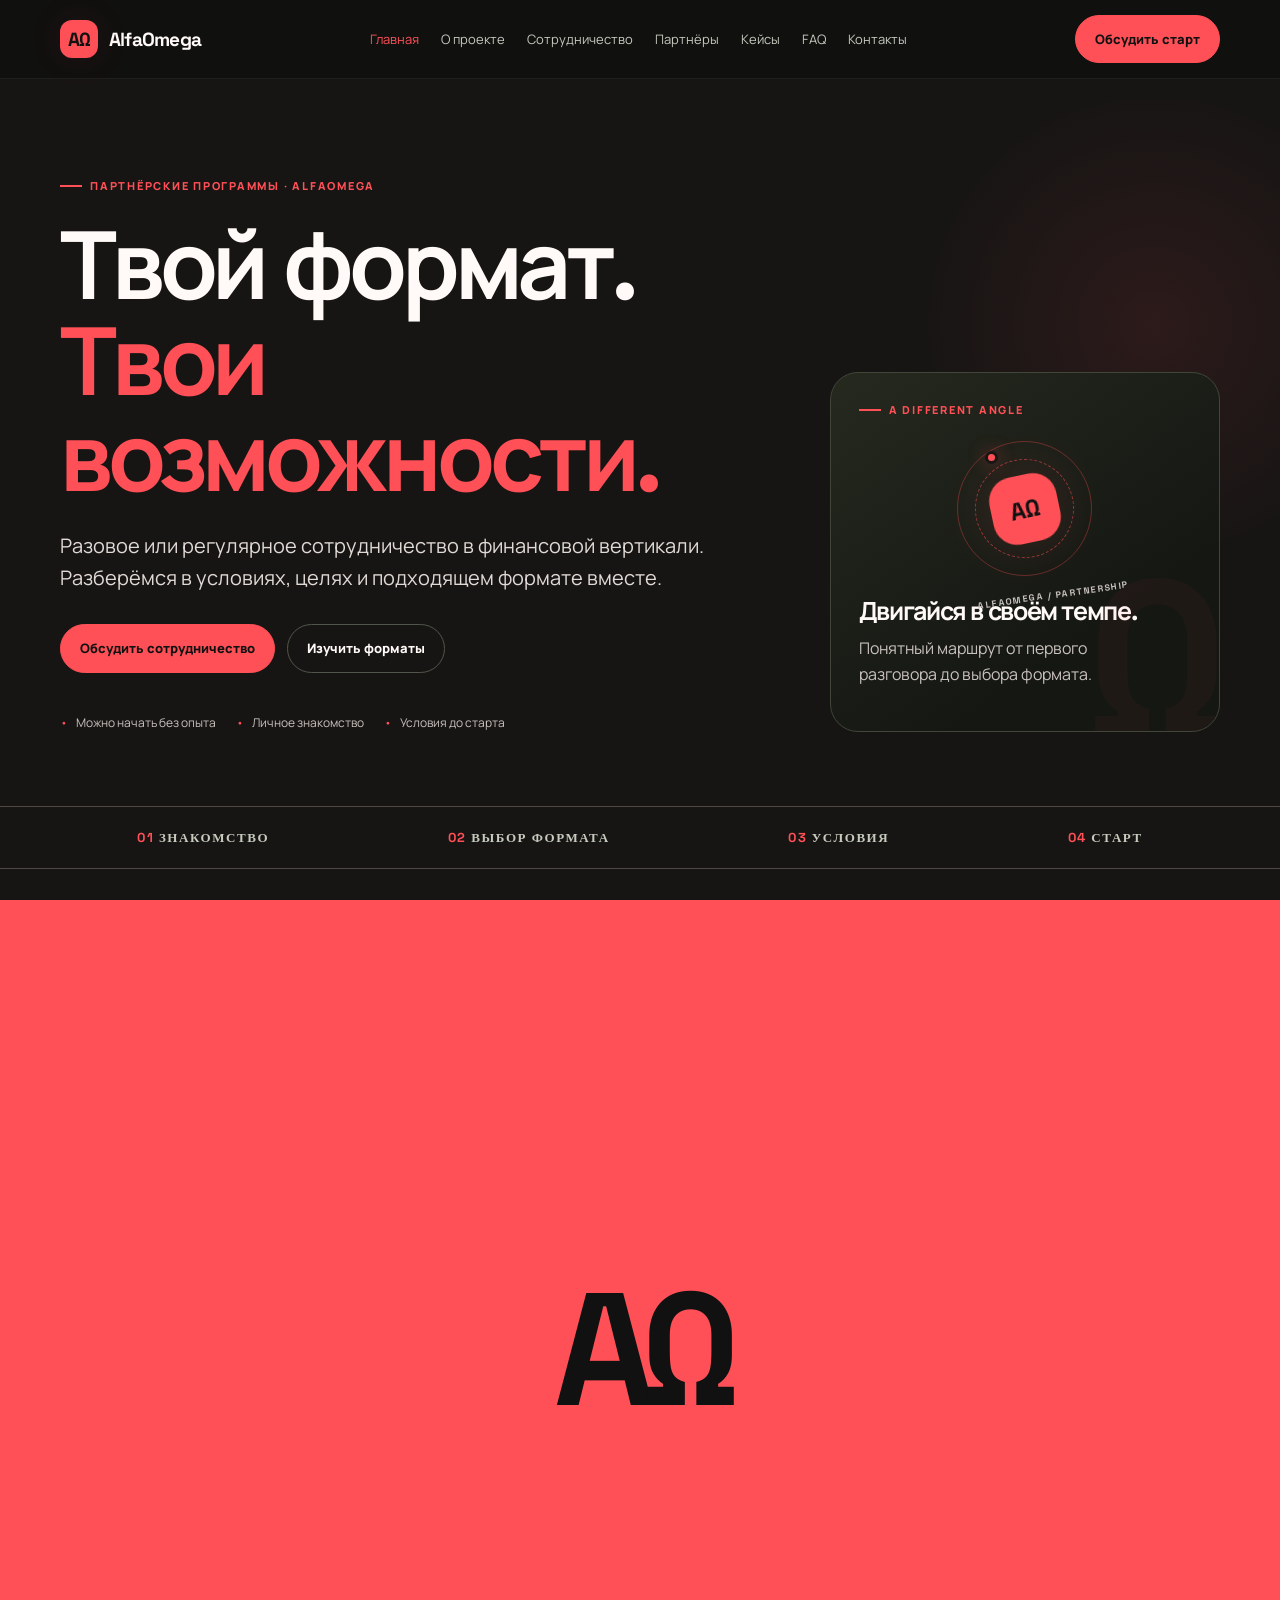
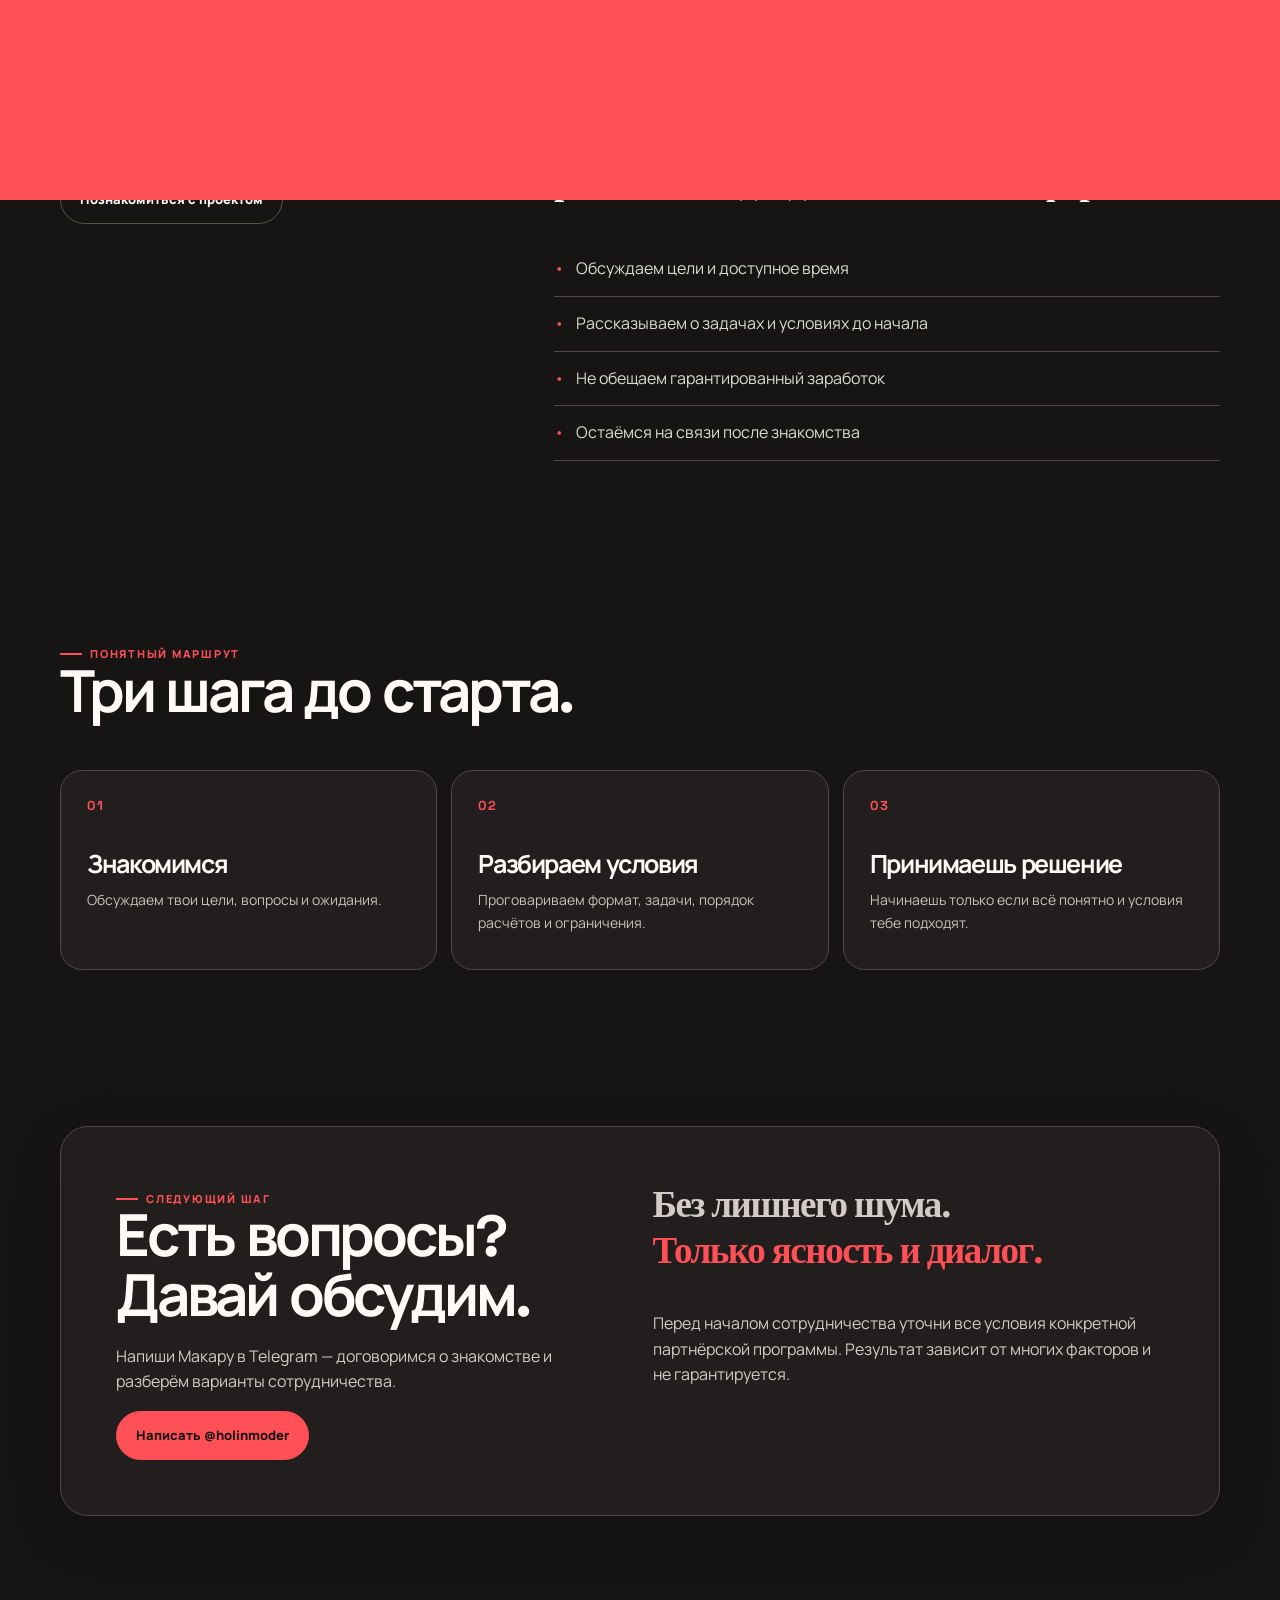
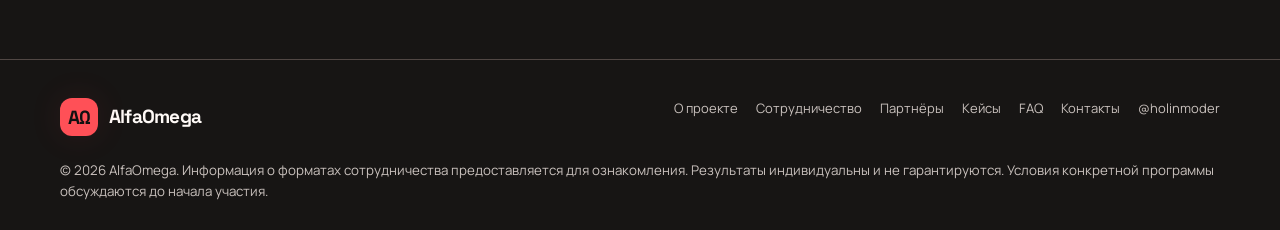
<file: index.html>
<!doctype html><html lang="ru"><head><meta charset="utf-8"><meta name="viewport" content="width=device-width,initial-scale=1"><meta name="description" content="AlfaOmega — форматы сотрудничества, информация о проекте и контакты Макара."><meta name="theme-color" content="#10110f"><title>Главная — AlfaOmega</title><link rel="stylesheet" href="styles.css"></head><body><div class="topbar"><div class="wrap nav"><a class="brand" href="index.html" aria-label="AlfaOmega — главная"><span class="logo">AΩ</span><span>AlfaOmega</span></a><nav class="navlinks" aria-label="Основная навигация"><a href="index.html">Главная</a><a href="about.html">О проекте</a><a href="cooperation.html">Сотрудничество</a><a href="partners.html">Партнёры</a><a href="cases.html">Кейсы</a><a href="faq.html">FAQ</a><a href="contact.html">Контакты</a></nav><a class="nav-cta" href="contact.html">Обсудить старт</a><button class="menu-toggle" aria-expanded="false" aria-label="Открыть меню">☰</button></div></div><div class="transition" aria-hidden="true"><div class="transition-mark">AΩ</div></div><main><section class="hero"><div class="wrap hero-grid"><div><div class="eyebrow reveal">ПАРТНЁРСКИЕ ПРОГРАММЫ · ALFAOMEGA</div><h1 class="reveal delay1">Твой формат.<br><em>Твои возможности.</em></h1><p class="lead reveal delay2">Разовое или регулярное сотрудничество в финансовой вертикали. Разберёмся в условиях, целях и подходящем формате вместе.</p><div class="hero-actions reveal delay3"><a class="btn" href="contact.html">Обсудить сотрудничество</a><a class="btn secondary" href="cooperation.html">Изучить форматы</a></div><div class="hero-meta"><span>Можно начать без опыта</span><span>Личное знакомство</span><span>Условия до старта</span></div></div><div class="visual-card reveal delay2"><div class="eyebrow">A DIFFERENT ANGLE</div><div class="orbit-wrap" aria-label="Анимированный знак AlfaOmega"><div class="orbit"><span class="orbit-dot"></span><div class="orbit-core">AΩ</div></div><span class="orbit-label">ALFAOMEGA / PARTNERSHIP</span></div><div><h3>Двигайся в своём темпе.</h3><p>Понятный маршрут от первого разговора до выбора формата.</p></div></div></div></section><div class="ticker"><div class="wrap ticker-in"><span><b>01</b> ЗНАКОМСТВО</span><span><b>02</b> ВЫБОР ФОРМАТА</span><span><b>03</b> УСЛОВИЯ</span><span><b>04</b> СТАРТ</span></div></div><section class="section"><div class="wrap"><div class="section-head"><div><div class="eyebrow">ВЫБЕРИ СВОЙ ПУТЬ</div><h2>С чего начнём?</h2></div><p>Не нужно решать всё заранее. Сначала познакомимся, ответим на вопросы и обсудим, что подходит именно тебе.</p></div><div class="grid3"><a class="card" href="cooperation.html"><div class="num">01 / РАЗОВЫЙ ФОРМАТ</div><h3>Попробовать один раз.</h3><p>Одно согласованное действие по условиям конкретной программы — без постоянного графика.</p><div class="arrow">↗</div></a><a class="card" href="cooperation.html#regular"><div class="num">02 / РЕГУЛЯРНЫЙ ФОРМАТ</div><h3>Развиваться системно.</h3><p>Постепенное включение в работу, обучение и обсуждение дальнейших возможностей.</p><div class="arrow">↗</div></a><a class="card" href="faq.html"><div class="num">03 / ПОКА ИЗУЧАЮ</div><h3>Сначала разобраться.</h3><p>Посмотри ответы на частые вопросы или напиши напрямую — без обязательств.</p><div class="arrow">↗</div></a></div></div></section><section class="section"><div class="wrap split"><div><div class="eyebrow">О ПРОЕКТЕ</div><h2>Люди.<br>Практика.<br><em style="color:var(--lime)">AlfaOmega.</em></h2><p class="muted">Проект для тех, кто хочет разобраться в партнёрских программах и выбрать понятный формат взаимодействия.</p><a class="btn secondary" href="about.html">Познакомиться с проектом</a></div><div><div class="orbit-wrap" aria-hidden="true"><div class="orbit"><span class="orbit-dot"></span><div class="orbit-core">Ω</div></div><span class="orbit-label">GROW WITH CLARITY</span></div><p class="quote">«Сначала — <span>понятные условия.</span> Затем — решение, подходит ли тебе этот формат».</p><ul class="list"><li>Обсуждаем цели и доступное время</li><li>Рассказываем о задачах и условиях до начала</li><li>Не обещаем гарантированный заработок</li><li>Остаёмся на связи после знакомства</li></ul></div></div></section><section class="section"><div class="wrap"><div class="section-head"><div><div class="eyebrow">ПОНЯТНЫЙ МАРШРУТ</div><h2>Три шага до старта.</h2></div></div><div class="grid3"><div class="card"><div class="num">01</div><h3>Знакомимся</h3><p>Обсуждаем твои цели, вопросы и ожидания.</p></div><div class="card"><div class="num">02</div><h3>Разбираем условия</h3><p>Проговариваем формат, задачи, порядок расчётов и ограничения.</p></div><div class="card"><div class="num">03</div><h3>Принимаешь решение</h3><p>Начинаешь только если всё понятно и условия тебе подходят.</p></div></div></div></section><section class="section"><div class="wrap contact-panel"><div><div class="eyebrow" style="color:#343b1d">СЛЕДУЮЩИЙ ШАГ</div><h2>Есть вопросы?<br>Давай обсудим.</h2><p>Напиши Макару в Telegram — договоримся о знакомстве и разберём варианты сотрудничества.</p><a class="btn" href="https://t.me/holinmoder" target="_blank" rel="noopener">Написать @holinmoder</a></div><div><p class="quote">Без лишнего шума.<br><span>Только ясность и диалог.</span></p><p>Перед началом сотрудничества уточни все условия конкретной партнёрской программы. Результат зависит от многих факторов и не гарантируется.</p></div></div></section></main><footer class="footer"><div class="wrap"><div class="footer-top"><a class="brand" href="index.html"><span class="logo">AΩ</span><span>AlfaOmega</span></a><div class="footer-links"><a href="about.html">О проекте</a><a href="cooperation.html">Сотрудничество</a><a href="partners.html">Партнёры</a><a href="cases.html">Кейсы</a><a href="faq.html">FAQ</a><a href="contact.html">Контакты</a><a href="https://t.me/holinmoder" target="_blank" rel="noopener">@holinmoder</a></div></div><small>© 2026 AlfaOmega. Информация о форматах сотрудничества предоставляется для ознакомления. Результаты индивидуальны и не гарантируются. Условия конкретной программы обсуждаются до начала участия.</small></div></footer><script src="script.js"></script></body></html>
</file>
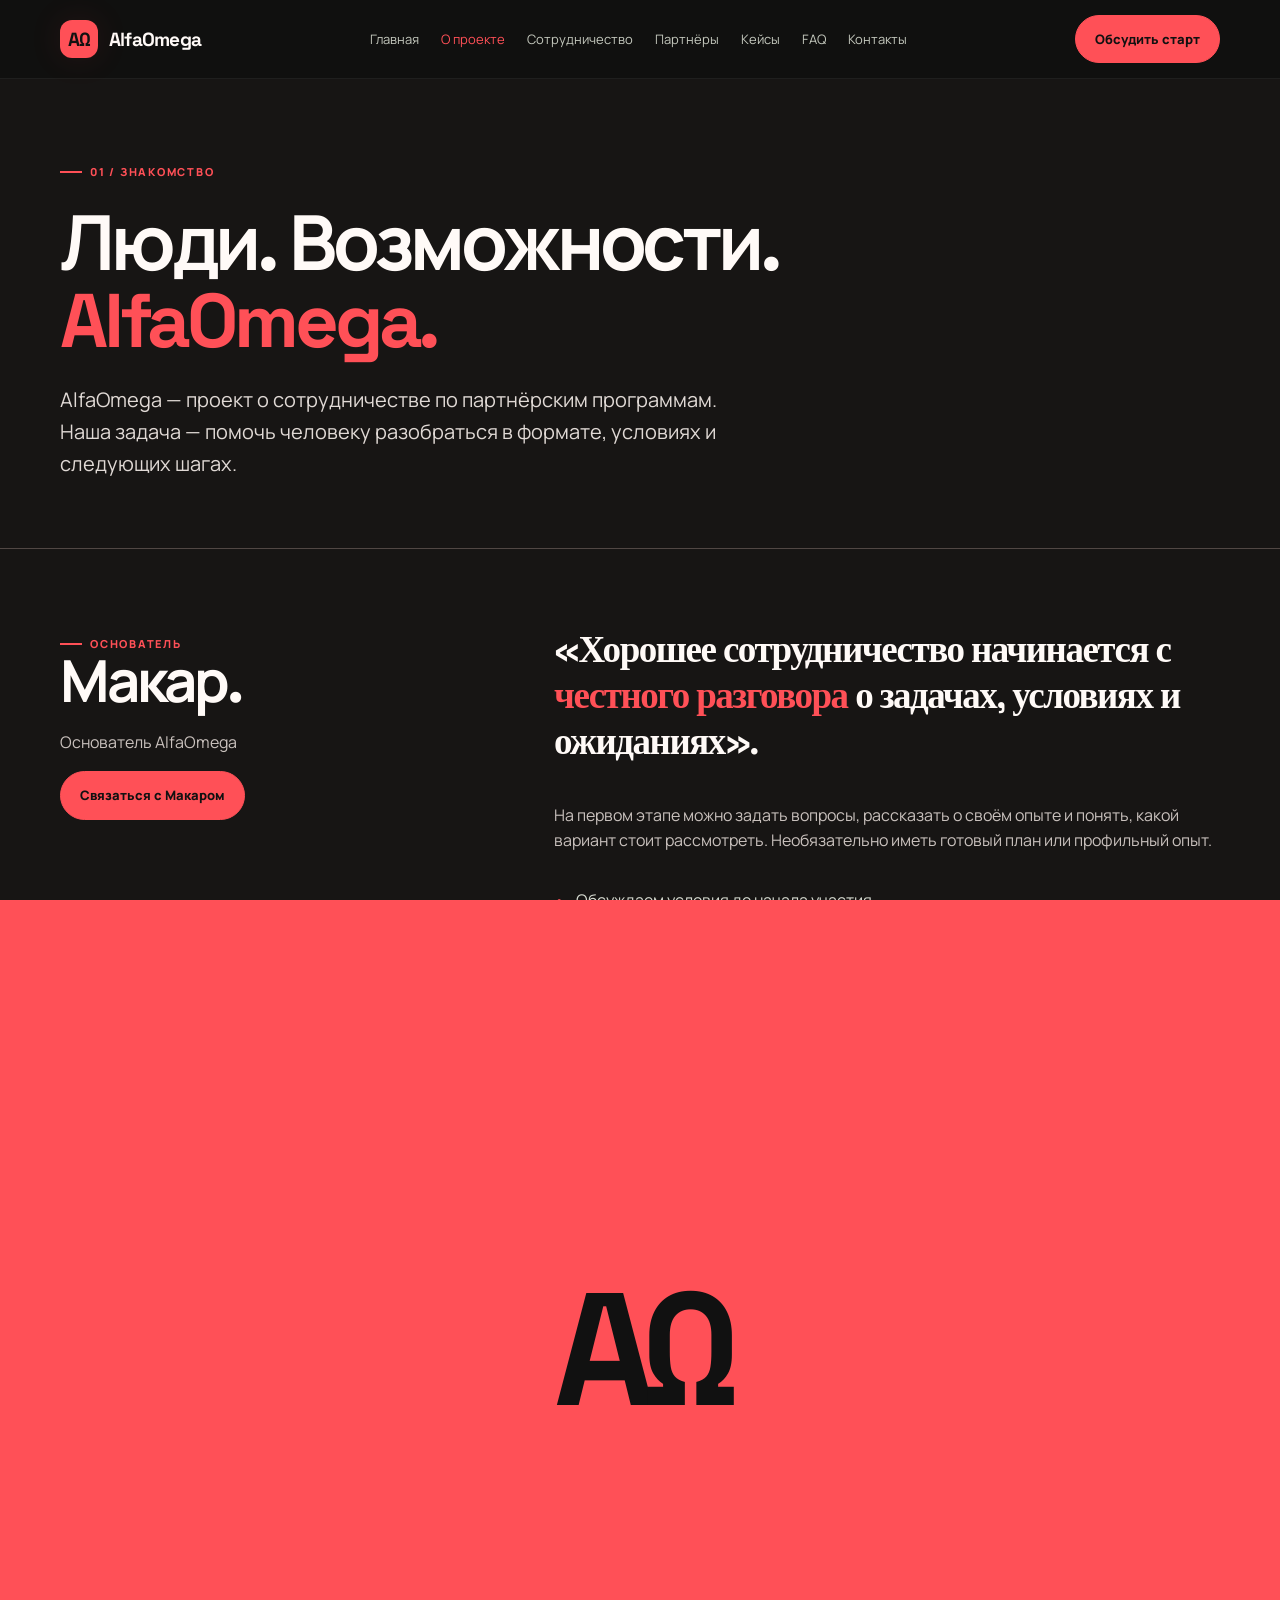
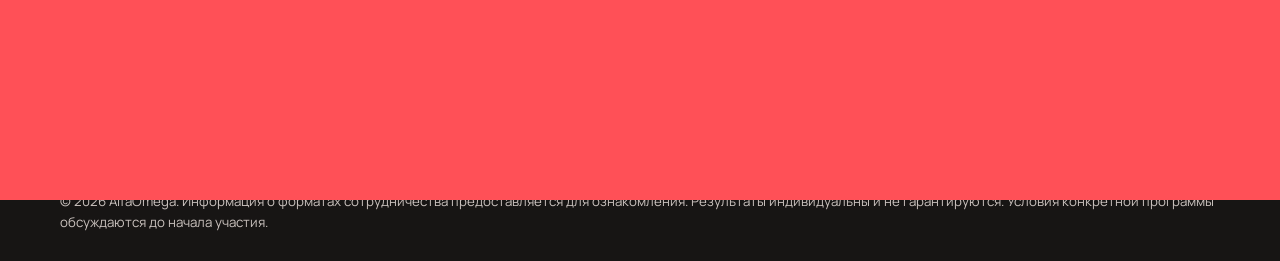
<file: about.html>
<!doctype html><html lang="ru"><head><meta charset="utf-8"><meta name="viewport" content="width=device-width,initial-scale=1"><meta name="description" content="AlfaOmega — партнёрские программы и сотрудничество."><meta name="theme-color" content="#10110f"><title>О проекте — AlfaOmega</title><link rel="stylesheet" href="styles.css"></head><body><div class="topbar"><div class="wrap nav"><a class="brand" href="index.html" aria-label="AlfaOmega — главная"><span class="logo">AΩ</span><span>AlfaOmega</span></a><nav class="navlinks" aria-label="Основная навигация"><a href="index.html">Главная</a><a href="about.html">О проекте</a><a href="cooperation.html">Сотрудничество</a><a href="partners.html">Партнёры</a><a href="cases.html">Кейсы</a><a href="faq.html">FAQ</a><a href="contact.html">Контакты</a></nav><a class="nav-cta" href="contact.html">Обсудить старт</a><button class="menu-toggle" aria-expanded="false" aria-label="Открыть меню">☰</button></div></div><div class="transition" aria-hidden="true"><div class="transition-mark">AΩ</div></div><main><section class="page-hero"><div class="wrap"><div class="eyebrow">01 / ЗНАКОМСТВО</div><h1>Люди. Возможности.<br><em style="color:var(--lime)">AlfaOmega.</em></h1><p class="lead">AlfaOmega — проект о сотрудничестве по партнёрским программам. Наша задача — помочь человеку разобраться в формате, условиях и следующих шагах.</p></div></section><section class="section"><div class="wrap split"><div><div class="eyebrow">ОСНОВАТЕЛЬ</div><h2>Макар.</h2><p class="muted">Основатель AlfaOmega</p><a class="btn" href="https://t.me/holinmoder" target="_blank" rel="noopener">Связаться с Макаром</a></div><div><p class="quote">«Хорошее сотрудничество начинается с <span>честного разговора</span> о задачах, условиях и ожиданиях».</p><p class="muted">На первом этапе можно задать вопросы, рассказать о своём опыте и понять, какой вариант стоит рассмотреть. Необязательно иметь готовый план или профильный опыт.</p><ul class="list"><li>Обсуждаем условия до начала участия</li><li>Не обещаем фиксированный или гарантированный доход</li><li>Предлагаем изучить детали и принять взвешенное решение</li></ul></div></div></section><section class="section"><div class="wrap"><div class="section-head"><div><div class="eyebrow">ПРИНЦИПЫ</div><h2>Как мы работаем.</h2></div></div><div class="grid3"><div class="card"><div class="num">01</div><h3>Прозрачность</h3><p>Обсуждаем задачи, критерии результата и порядок выплат заранее.</p></div><div class="card"><div class="num">02</div><h3>Личный диалог</h3><p>Сначала выясняем, что важно именно тебе, а не предлагаем всем одно и то же.</p></div><div class="card"><div class="num">03</div><h3>Ответственный выбор</h3><p>Решение о сотрудничестве принимается после знакомства с условиями программы.</p></div></div></div></section></main><footer class="footer"><div class="wrap"><div class="footer-top"><a class="brand" href="index.html"><span class="logo">AΩ</span><span>AlfaOmega</span></a><div class="footer-links"><a href="about.html">О проекте</a><a href="cooperation.html">Сотрудничество</a><a href="partners.html">Партнёры</a><a href="cases.html">Кейсы</a><a href="faq.html">FAQ</a><a href="contact.html">Контакты</a><a href="https://t.me/holinmoder" target="_blank" rel="noopener">@holinmoder</a></div></div><small>© 2026 AlfaOmega. Информация о форматах сотрудничества предоставляется для ознакомления. Результаты индивидуальны и не гарантируются. Условия конкретной программы обсуждаются до начала участия.</small></div></footer><script src="script.js"></script></body></html>
</file>
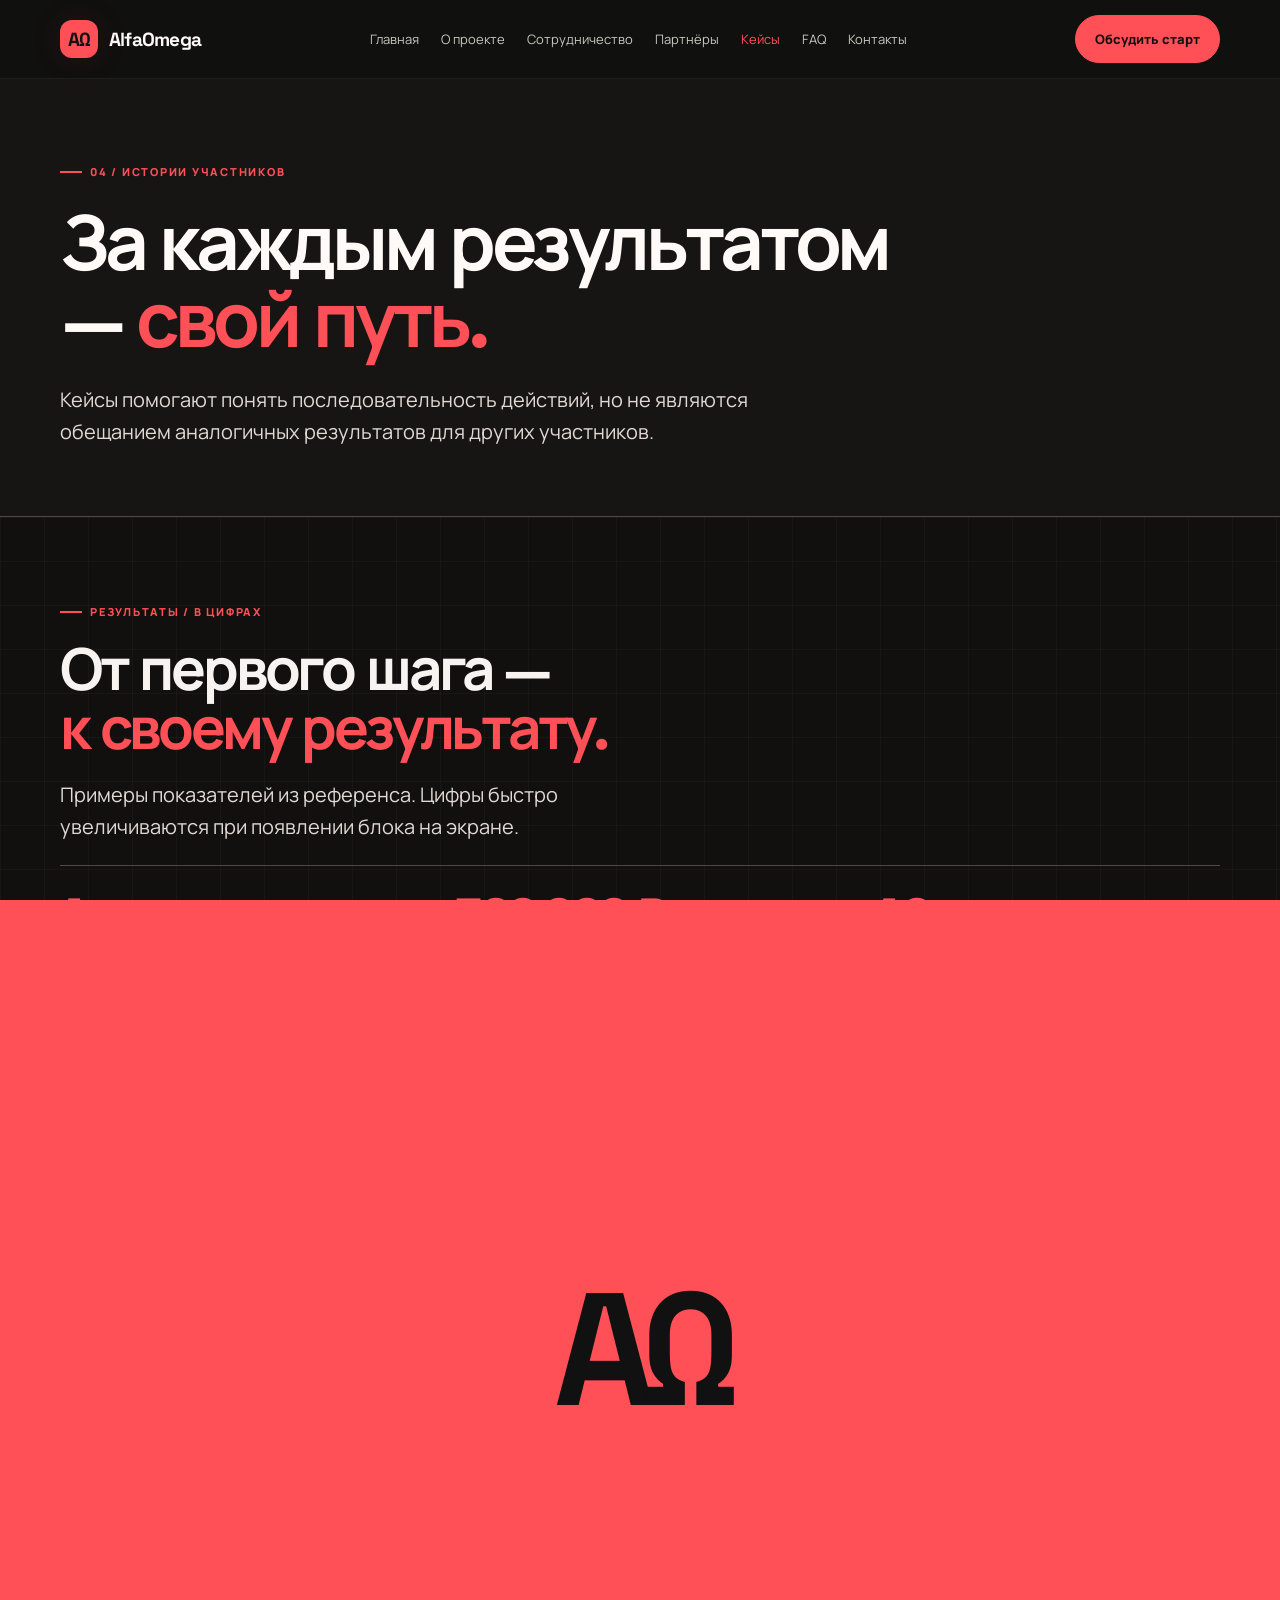
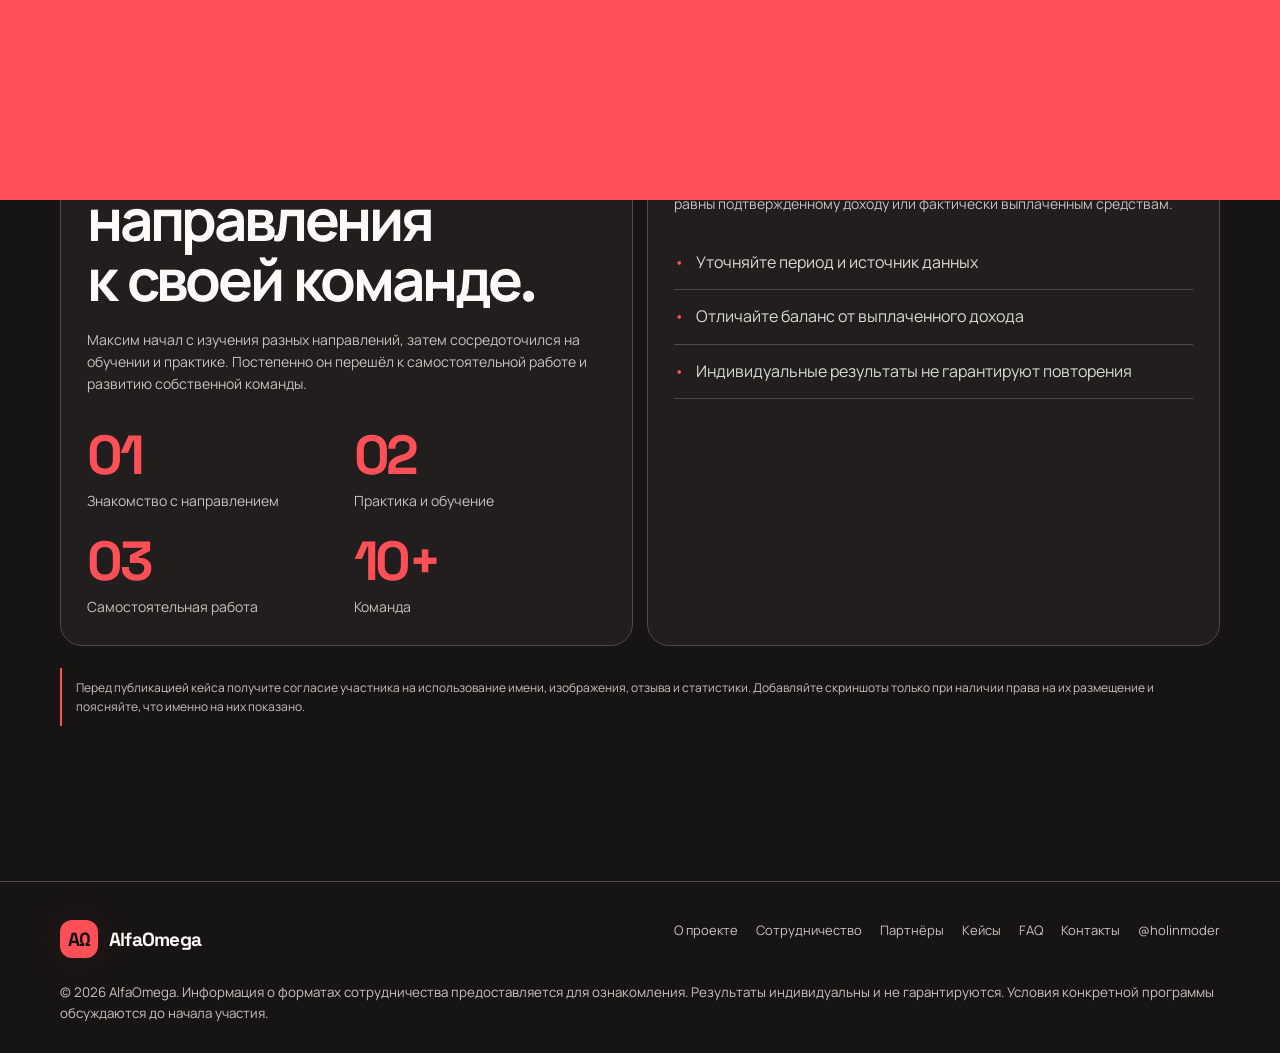
<file: cases.html>
<!doctype html><html lang="ru"><head><meta charset="utf-8"><meta name="viewport" content="width=device-width,initial-scale=1"><meta name="description" content="AlfaOmega — партнёрские программы и сотрудничество."><meta name="theme-color" content="#10110f"><title>Кейсы — AlfaOmega</title><link rel="stylesheet" href="styles.css"></head><body><div class="topbar"><div class="wrap nav"><a class="brand" href="index.html" aria-label="AlfaOmega — главная"><span class="logo">AΩ</span><span>AlfaOmega</span></a><nav class="navlinks" aria-label="Основная навигация"><a href="index.html">Главная</a><a href="about.html">О проекте</a><a href="cooperation.html">Сотрудничество</a><a href="partners.html">Партнёры</a><a href="cases.html">Кейсы</a><a href="faq.html">FAQ</a><a href="contact.html">Контакты</a></nav><a class="nav-cta" href="contact.html">Обсудить старт</a><button class="menu-toggle" aria-expanded="false" aria-label="Открыть меню">☰</button></div></div><div class="transition" aria-hidden="true"><div class="transition-mark">AΩ</div></div><main><section class="page-hero"><div class="wrap"><div class="eyebrow">04 / ИСТОРИИ УЧАСТНИКОВ</div><h1>За каждым результатом — <em style="color:var(--lime)">свой путь.</em></h1><p class="lead">Кейсы помогают понять последовательность действий, но не являются обещанием аналогичных результатов для других участников.</p></div></section><section class="section results-section"><div class="wrap"><div class="eyebrow">РЕЗУЛЬТАТЫ / В ЦИФРАХ</div><h2>От первого шага —<br><em style="color:var(--lime)">к своему результату.</em></h2><p class="lead">Примеры показателей из референса. Цифры быстро увеличиваются при появлении блока на экране.</p><div class="results-strip"><div><strong data-count="1" data-suffix=" месяц">0</strong><span>до первого результата</span></div><div><strong data-count="300000" data-suffix=" ₽">0</strong><span>ориентир на втором месяце обучения</span></div><div><strong data-count="10" data-prefix="&gt;" data-suffix="">0</strong><span>участников в команде</span></div></div><div class="results-grid"><article class="card result-card"><div class="num">ПЕРВЫЙ МЕСЯЦ</div><strong class="result-number" data-count="203524" data-suffix=" ₽">0 ₽</strong><p>Баланс в кабинете на скриншоте</p><div class="result-bar"><span style="--bar:29%"></span></div><small>Баланс и HOLD не означают подтверждённую выплату.</small></article><article class="card result-card"><div class="num">ВТОРОЙ МЕСЯЦ</div><strong class="result-number" data-count="695613" data-suffix=" ₽">0 ₽</strong><p>Итог в таблице статистики на скриншоте</p><div class="result-bar"><span style="--bar:100%"></span></div><small>Показатель приведён как пример и требует проверки источника.</small></article></div><div class="results-strip secondary-stats"><div><strong data-count="78400" data-suffix=" ₽">0 ₽</strong><span>ориентир разового формата</span></div><div><strong data-count="220411" data-suffix=" ₽+">0 ₽+</strong><span>пример показателя роста</span></div></div><p class="notice">Все суммы взяты с предоставленных референсов и не являются обещанием дохода. Это примеры отдельных показателей, они могут отражать баланс, HOLD или статистику, а не фактически выплаченные деньги. Результаты индивидуальны и не гарантируются.</p></div></section><section class="section"><div class="wrap grid2"><article class="card"><div class="num">КЕЙС 01 / МАКСИМ</div><h2>От поиска направления<br>к своей команде.</h2><p>Максим начал с изучения разных направлений, затем сосредоточился на обучении и практике. Постепенно он перешёл к самостоятельной работе и развитию собственной команды.</p><div class="grid2" style="margin-top:24px"><div><div class="case-stat">01</div><p>Знакомство с направлением</p></div><div><div class="case-stat">02</div><p>Практика и обучение</p></div><div><div class="case-stat">03</div><p>Самостоятельная работа</p></div><div><div class="case-stat">10+</div><p>Команда</p></div></div></article><article class="card"><div class="num">КАК ЧИТАТЬ РЕЗУЛЬТАТЫ</div><h3>Контекст важнее цифры.</h3><p>Статистику важно оценивать в контексте: суммы на удержании (HOLD) не равны подтверждённому доходу или фактически выплаченным средствам.</p><ul class="list"><li>Уточняйте период и источник данных</li><li>Отличайте баланс от выплаченного дохода</li><li>Индивидуальные результаты не гарантируют повторения</li></ul></article></div><div class="wrap" style="margin-top:22px"><p class="notice">Перед публикацией кейса получите согласие участника на использование имени, изображения, отзыва и статистики. Добавляйте скриншоты только при наличии права на их размещение и поясняйте, что именно на них показано.</p></div></section></main><footer class="footer"><div class="wrap"><div class="footer-top"><a class="brand" href="index.html"><span class="logo">AΩ</span><span>AlfaOmega</span></a><div class="footer-links"><a href="about.html">О проекте</a><a href="cooperation.html">Сотрудничество</a><a href="partners.html">Партнёры</a><a href="cases.html">Кейсы</a><a href="faq.html">FAQ</a><a href="contact.html">Контакты</a><a href="https://t.me/holinmoder" target="_blank" rel="noopener">@holinmoder</a></div></div><small>© 2026 AlfaOmega. Информация о форматах сотрудничества предоставляется для ознакомления. Результаты индивидуальны и не гарантируются. Условия конкретной программы обсуждаются до начала участия.</small></div></footer><script src="script.js"></script></body></html>
</file>
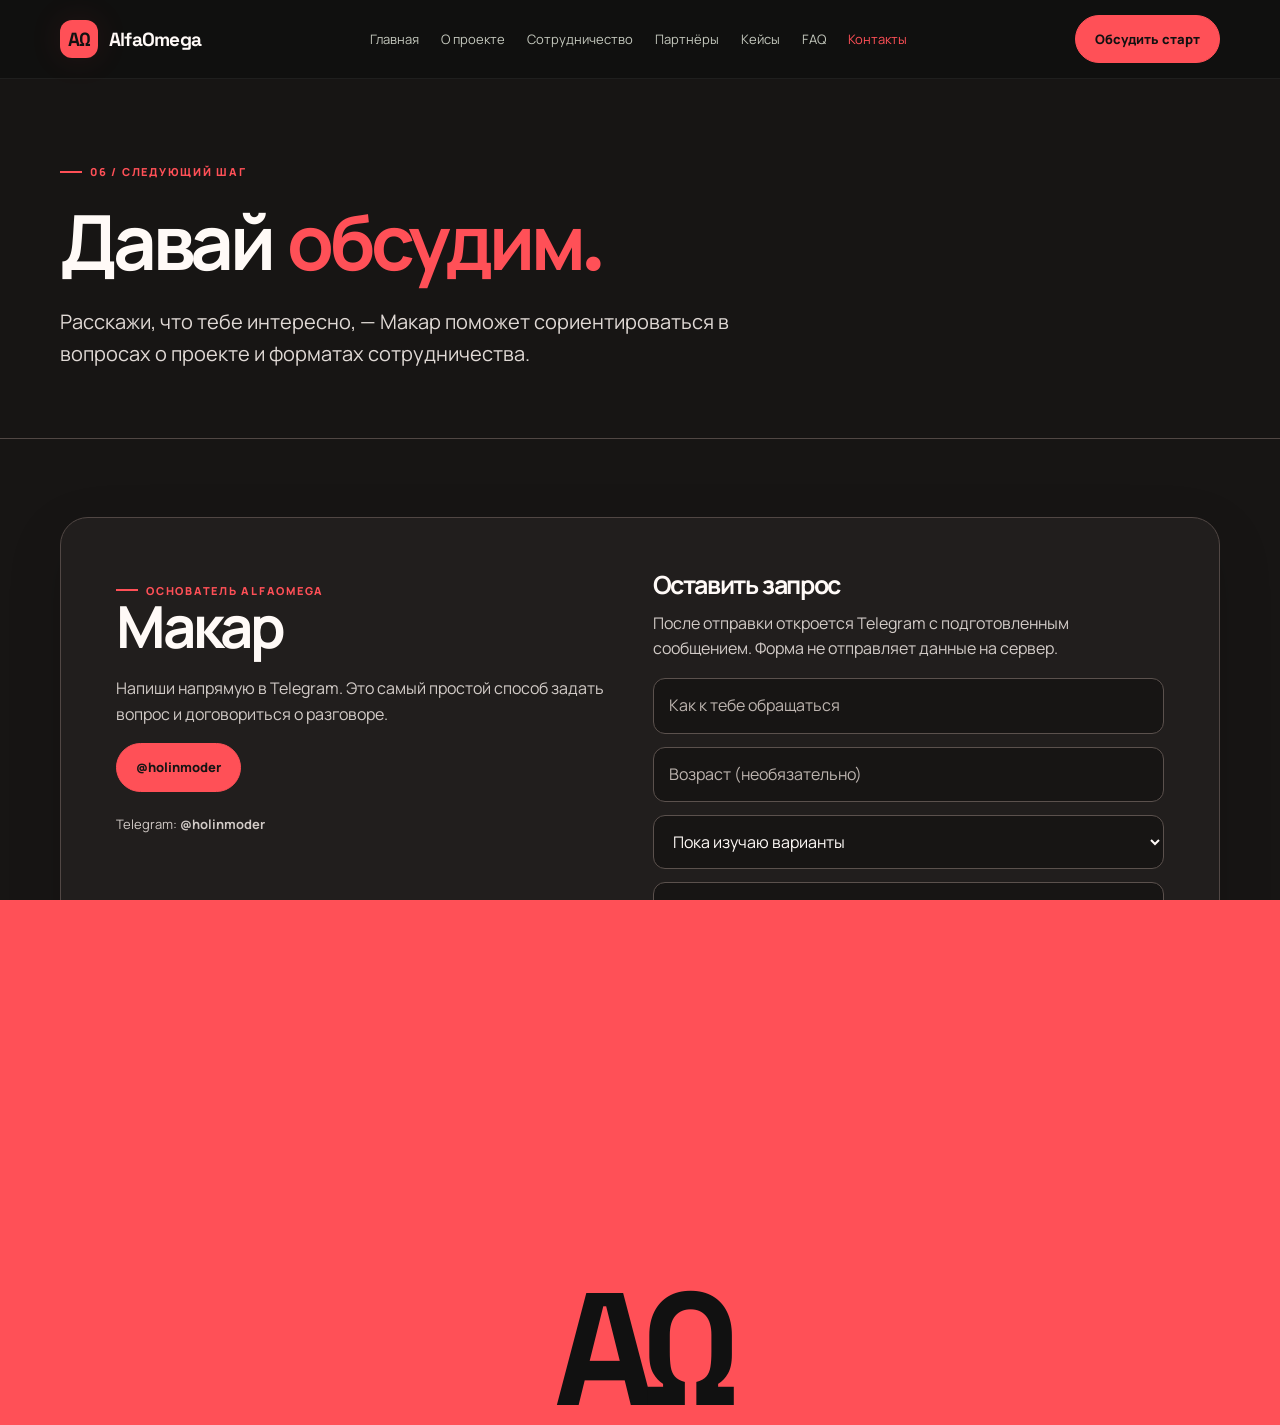
<file: contact.html>
<!doctype html><html lang="ru"><head><meta charset="utf-8"><meta name="viewport" content="width=device-width,initial-scale=1"><meta name="description" content="AlfaOmega — партнёрские программы и сотрудничество."><meta name="theme-color" content="#10110f"><title>Контакты — AlfaOmega</title><link rel="stylesheet" href="styles.css"></head><body><div class="topbar"><div class="wrap nav"><a class="brand" href="index.html" aria-label="AlfaOmega — главная"><span class="logo">AΩ</span><span>AlfaOmega</span></a><nav class="navlinks" aria-label="Основная навигация"><a href="index.html">Главная</a><a href="about.html">О проекте</a><a href="cooperation.html">Сотрудничество</a><a href="partners.html">Партнёры</a><a href="cases.html">Кейсы</a><a href="faq.html">FAQ</a><a href="contact.html">Контакты</a></nav><a class="nav-cta" href="contact.html">Обсудить старт</a><button class="menu-toggle" aria-expanded="false" aria-label="Открыть меню">☰</button></div></div><div class="transition" aria-hidden="true"><div class="transition-mark">AΩ</div></div><main><section class="page-hero"><div class="wrap"><div class="eyebrow">06 / СЛЕДУЮЩИЙ ШАГ</div><h1>Давай <em style="color:var(--lime)">обсудим.</em></h1><p class="lead">Расскажи, что тебе интересно, — Макар поможет сориентироваться в вопросах о проекте и форматах сотрудничества.</p></div></section><section class="section"><div class="wrap"><div class="contact-panel"><div><div class="eyebrow" style="color:#343b1d">ОСНОВАТЕЛЬ ALFAOMEGA</div><h2>Макар</h2><p>Напиши напрямую в Telegram. Это самый простой способ задать вопрос и договориться о разговоре.</p><a class="btn" href="https://t.me/holinmoder" target="_blank" rel="noopener">@holinmoder</a><p style="margin-top:22px;font-size:13px">Telegram: <strong>@holinmoder</strong></p></div><div><h3>Оставить запрос</h3><p>После отправки откроется Telegram с подготовленным сообщением. Форма не отправляет данные на сервер.</p><form id="lead-form" class="form"><input name="name" placeholder="Как к тебе обращаться" required><input name="age" placeholder="Возраст (необязательно)" inputmode="numeric"><select name="format"><option value="Пока изучаю варианты">Пока изучаю варианты</option><option value="Разовое сотрудничество">Разовое сотрудничество</option><option value="Регулярное сотрудничество">Регулярное сотрудничество</option></select><textarea name="message" placeholder="Твой вопрос или опыт (необязательно)"></textarea><button class="btn" type="submit">Продолжить в Telegram</button></form></div></div></div></section></main><footer class="footer"><div class="wrap"><div class="footer-top"><a class="brand" href="index.html"><span class="logo">AΩ</span><span>AlfaOmega</span></a><div class="footer-links"><a href="about.html">О проекте</a><a href="cooperation.html">Сотрудничество</a><a href="partners.html">Партнёры</a><a href="cases.html">Кейсы</a><a href="faq.html">FAQ</a><a href="contact.html">Контакты</a><a href="https://t.me/holinmoder" target="_blank" rel="noopener">@holinmoder</a></div></div><small>© 2026 AlfaOmega. Информация о форматах сотрудничества предоставляется для ознакомления. Результаты индивидуальны и не гарантируются. Условия конкретной программы обсуждаются до начала участия.</small></div></footer><script src="script.js"></script></body></html>
</file>
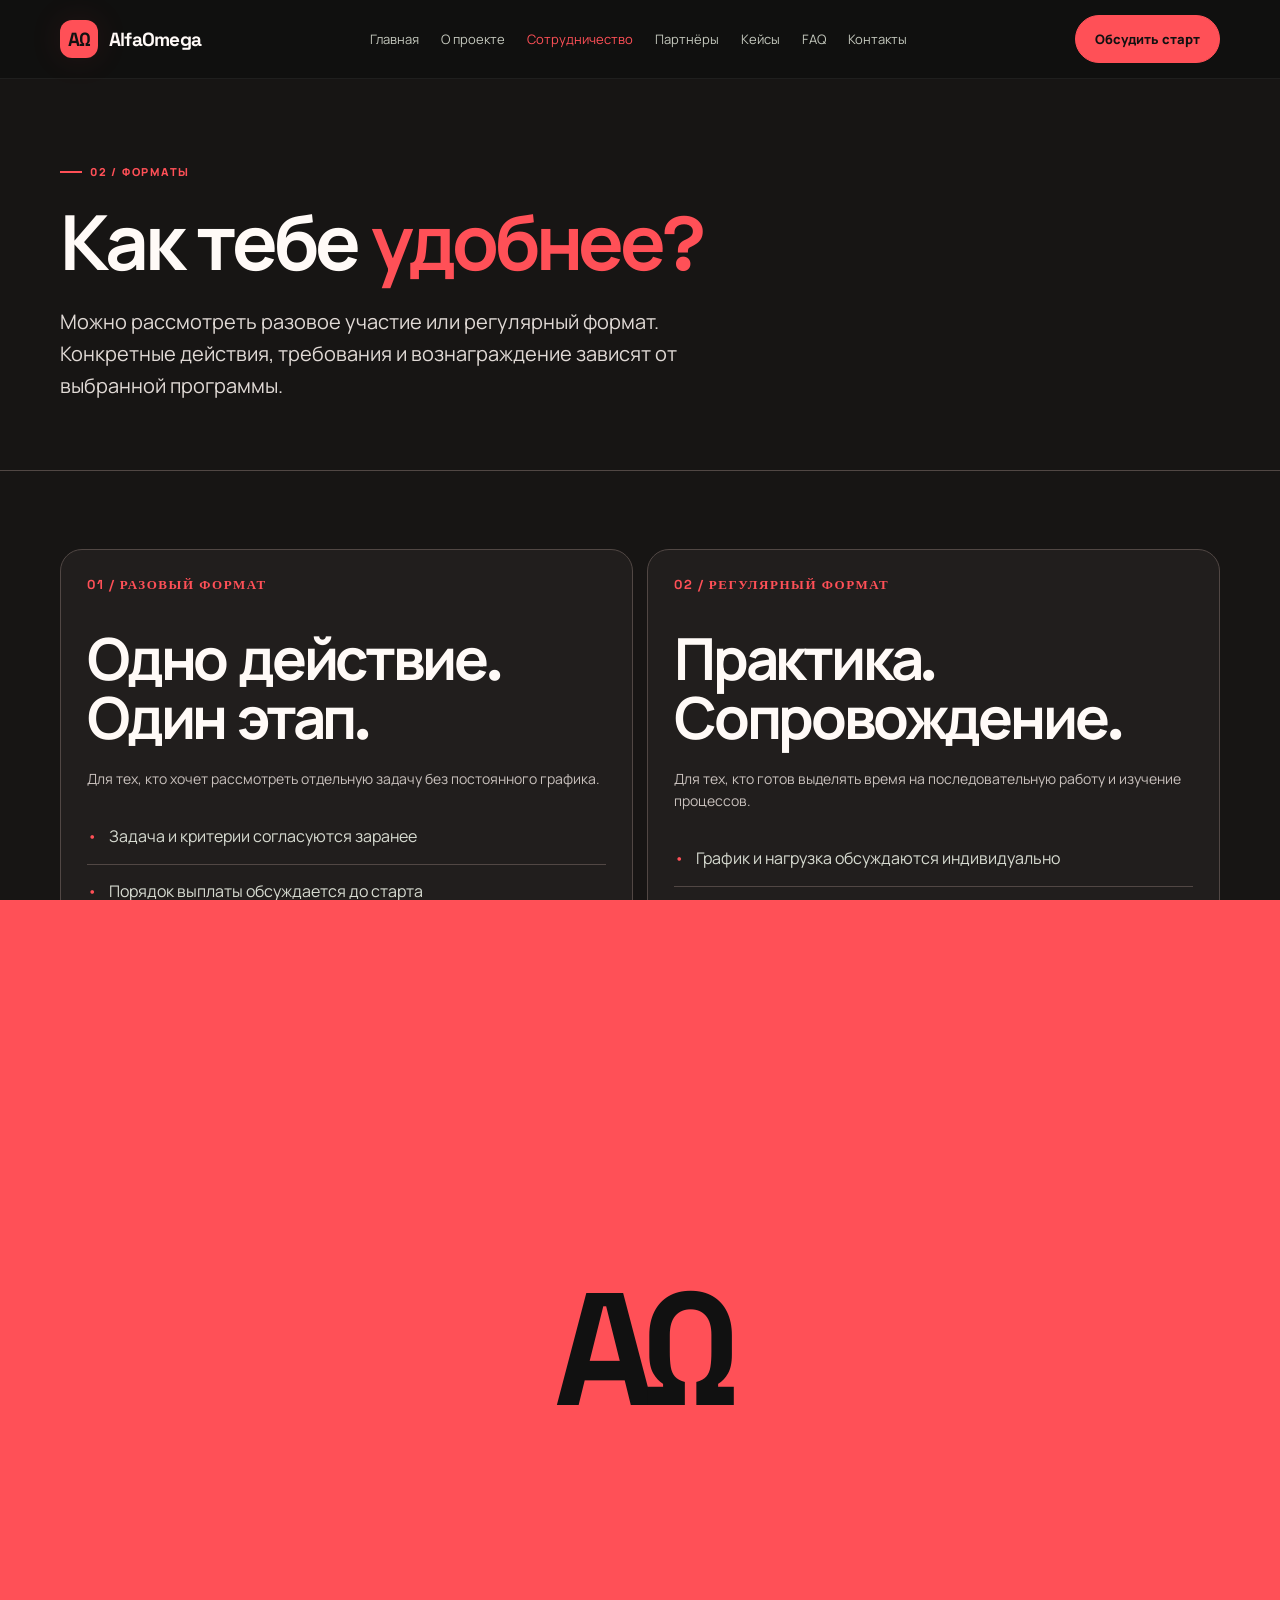
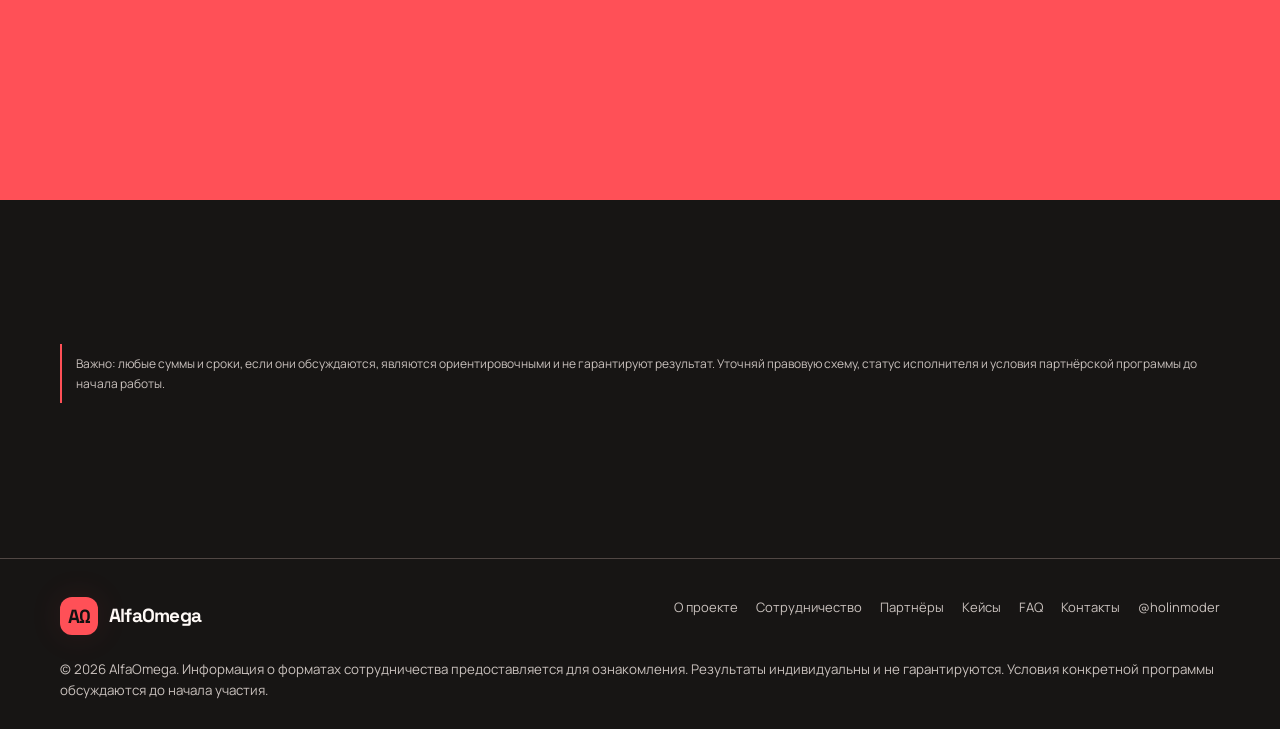
<file: cooperation.html>
<!doctype html><html lang="ru"><head><meta charset="utf-8"><meta name="viewport" content="width=device-width,initial-scale=1"><meta name="description" content="AlfaOmega — партнёрские программы и сотрудничество."><meta name="theme-color" content="#10110f"><title>Сотрудничество — AlfaOmega</title><link rel="stylesheet" href="styles.css"></head><body><div class="topbar"><div class="wrap nav"><a class="brand" href="index.html" aria-label="AlfaOmega — главная"><span class="logo">AΩ</span><span>AlfaOmega</span></a><nav class="navlinks" aria-label="Основная навигация"><a href="index.html">Главная</a><a href="about.html">О проекте</a><a href="cooperation.html">Сотрудничество</a><a href="partners.html">Партнёры</a><a href="cases.html">Кейсы</a><a href="faq.html">FAQ</a><a href="contact.html">Контакты</a></nav><a class="nav-cta" href="contact.html">Обсудить старт</a><button class="menu-toggle" aria-expanded="false" aria-label="Открыть меню">☰</button></div></div><div class="transition" aria-hidden="true"><div class="transition-mark">AΩ</div></div><main><section class="page-hero"><div class="wrap"><div class="eyebrow">02 / ФОРМАТЫ</div><h1>Как тебе <em style="color:var(--lime)">удобнее?</em></h1><p class="lead">Можно рассмотреть разовое участие или регулярный формат. Конкретные действия, требования и вознаграждение зависят от выбранной программы.</p></div></section><section class="section"><div class="wrap grid2"><article class="card"><div class="num">01 / РАЗОВЫЙ ФОРМАТ</div><h2>Одно действие.<br>Один этап.</h2><p>Для тех, кто хочет рассмотреть отдельную задачу без постоянного графика.</p><ul class="list"><li>Задача и критерии согласуются заранее</li><li>Порядок выплаты обсуждается до старта</li><li>Можно отдельно решить, продолжать ли дальше</li></ul><a class="btn" href="contact.html">Обсудить разовый формат</a></article><article class="card" id="regular"><div class="num">02 / РЕГУЛЯРНЫЙ ФОРМАТ</div><h2>Практика.<br>Сопровождение.</h2><p>Для тех, кто готов выделять время на последовательную работу и изучение процессов.</p><ul class="list"><li>График и нагрузка обсуждаются индивидуально</li><li>Постепенное знакомство с задачами</li><li>Возможность развивать навыки по мере опыта</li></ul><a class="btn" href="contact.html">Обсудить регулярный формат</a></article></div></section><section class="section"><div class="wrap"><div class="section-head"><div><div class="eyebrow">КАК НАЧИНАЕМ</div><h2>Сначала знакомство.<br>Дальше — по делу.</h2></div><p>Первая беседа нужна, чтобы понять ожидания и спокойно пройтись по деталям.</p></div><div class="step"><div class="stepno">01</div><div><h3>Познакомимся</h3><p>Расскажешь, что ищешь, какой у тебя опыт и сколько времени готов выделять.</p></div></div><div class="step"><div class="stepno">02</div><div><h3>Разберём программу</h3><p>Обсудим конкретные действия, требования, возможные вознаграждения и порядок расчётов.</p></div></div><div class="step"><div class="stepno">03</div><div><h3>Примешь решение</h3><p>Начинай только после того, как условия понятны. Не передавай пароли, коды подтверждения или доступ к банковским счетам.</p></div></div></div></section><section class="section"><div class="wrap"><p class="notice">Важно: любые суммы и сроки, если они обсуждаются, являются ориентировочными и не гарантируют результат. Уточняй правовую схему, статус исполнителя и условия партнёрской программы до начала работы.</p></div></section></main><footer class="footer"><div class="wrap"><div class="footer-top"><a class="brand" href="index.html"><span class="logo">AΩ</span><span>AlfaOmega</span></a><div class="footer-links"><a href="about.html">О проекте</a><a href="cooperation.html">Сотрудничество</a><a href="partners.html">Партнёры</a><a href="cases.html">Кейсы</a><a href="faq.html">FAQ</a><a href="contact.html">Контакты</a><a href="https://t.me/holinmoder" target="_blank" rel="noopener">@holinmoder</a></div></div><small>© 2026 AlfaOmega. Информация о форматах сотрудничества предоставляется для ознакомления. Результаты индивидуальны и не гарантируются. Условия конкретной программы обсуждаются до начала участия.</small></div></footer><script src="script.js"></script></body></html>
</file>
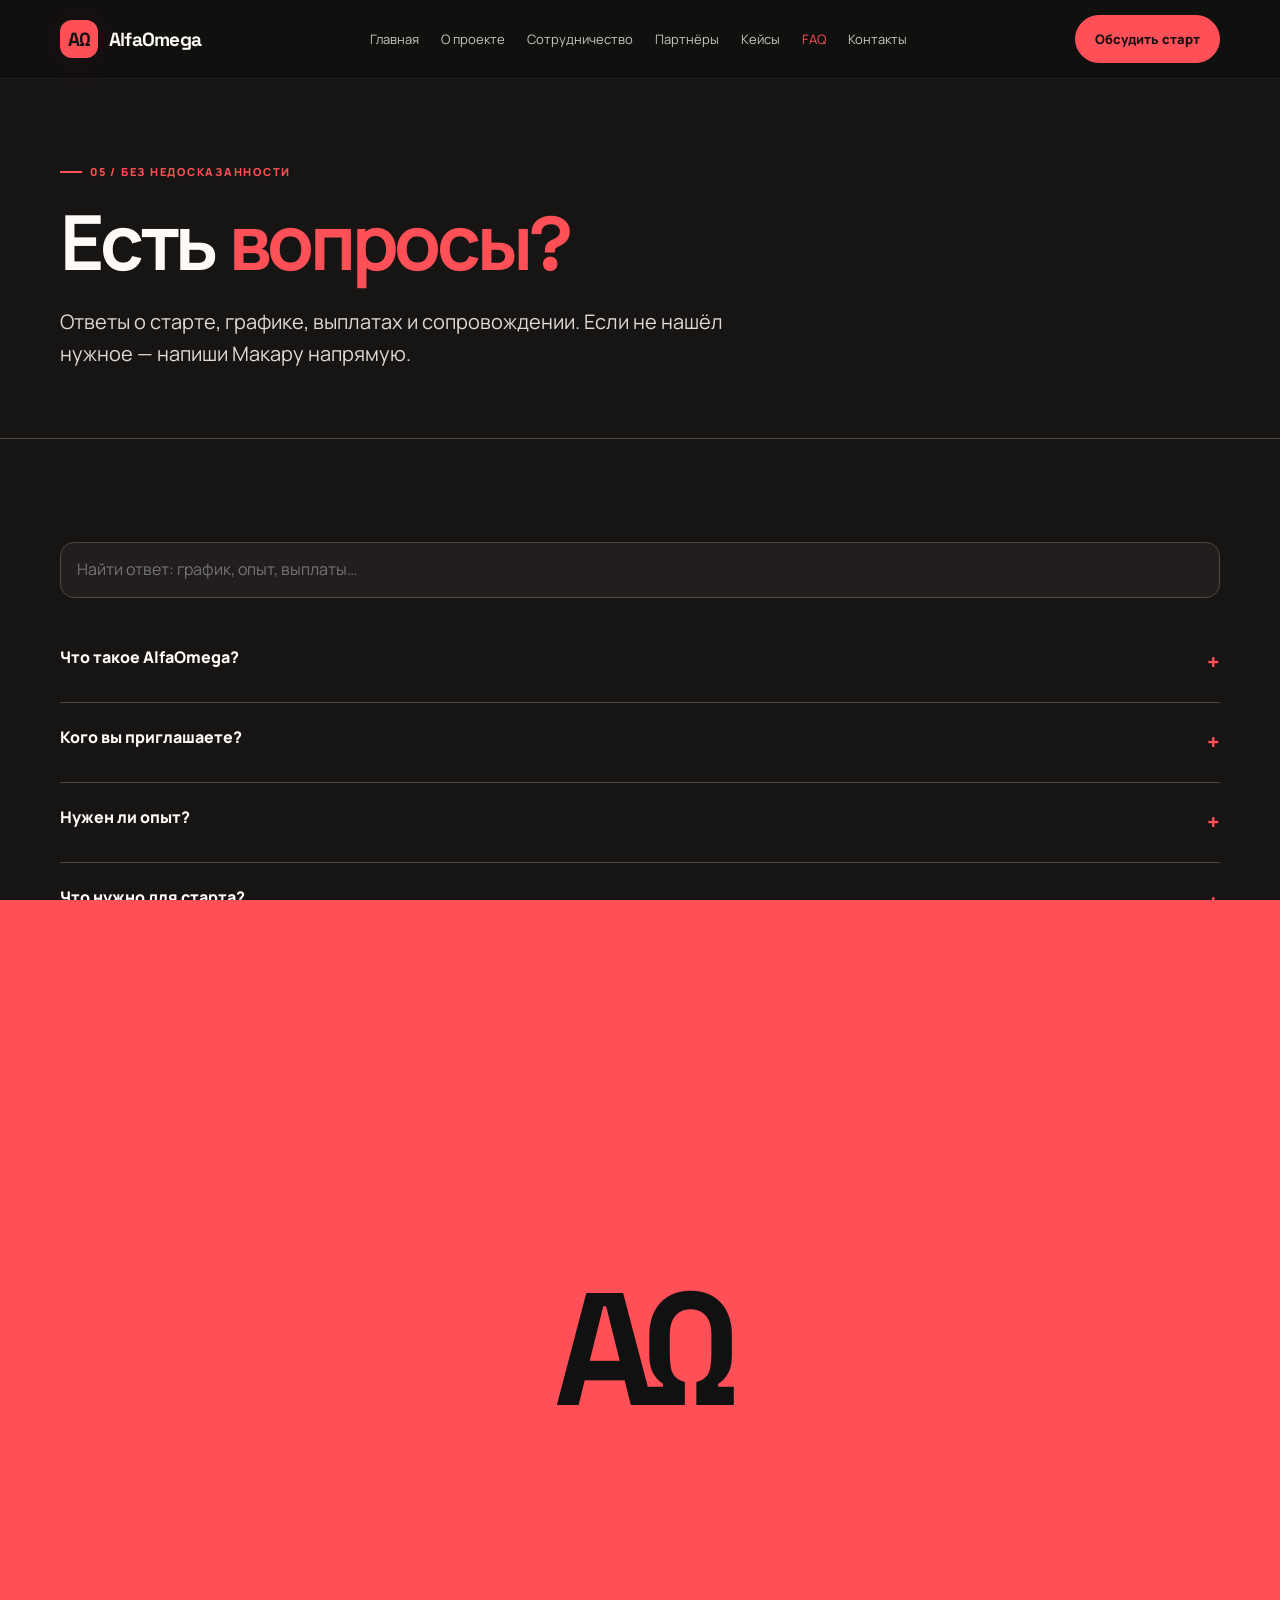
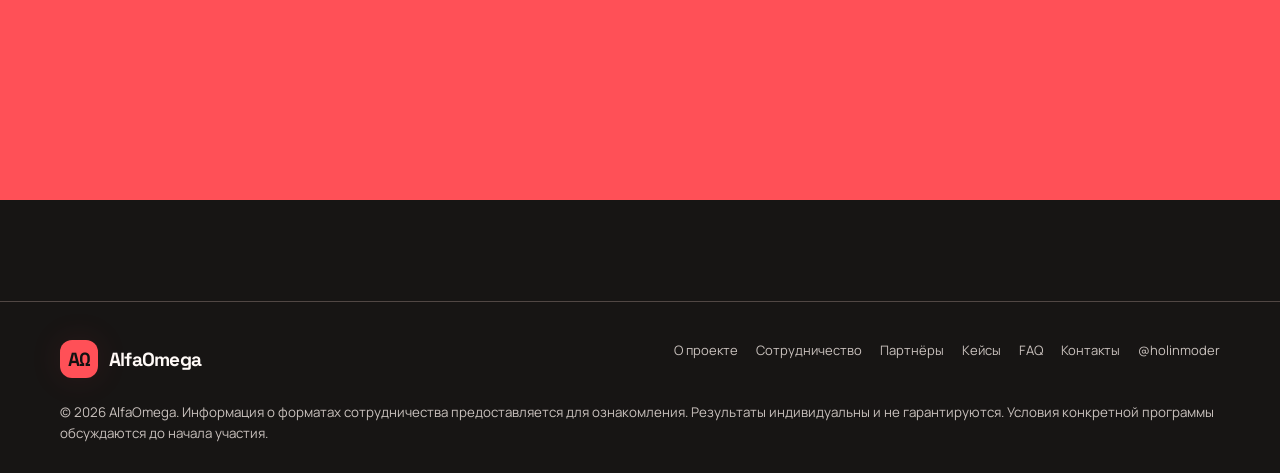
<file: faq.html>
<!doctype html><html lang="ru"><head><meta charset="utf-8"><meta name="viewport" content="width=device-width,initial-scale=1"><meta name="description" content="AlfaOmega — партнёрские программы и сотрудничество."><meta name="theme-color" content="#10110f"><title>Частые вопросы — AlfaOmega</title><link rel="stylesheet" href="styles.css"></head><body><div class="topbar"><div class="wrap nav"><a class="brand" href="index.html" aria-label="AlfaOmega — главная"><span class="logo">AΩ</span><span>AlfaOmega</span></a><nav class="navlinks" aria-label="Основная навигация"><a href="index.html">Главная</a><a href="about.html">О проекте</a><a href="cooperation.html">Сотрудничество</a><a href="partners.html">Партнёры</a><a href="cases.html">Кейсы</a><a href="faq.html">FAQ</a><a href="contact.html">Контакты</a></nav><a class="nav-cta" href="contact.html">Обсудить старт</a><button class="menu-toggle" aria-expanded="false" aria-label="Открыть меню">☰</button></div></div><div class="transition" aria-hidden="true"><div class="transition-mark">AΩ</div></div><main><section class="page-hero"><div class="wrap"><div class="eyebrow">05 / БЕЗ НЕДОСКАЗАННОСТИ</div><h1>Есть <em style="color:var(--lime)">вопросы?</em></h1><p class="lead">Ответы о старте, графике, выплатах и сопровождении. Если не нашёл нужное — напиши Макару напрямую.</p></div></section><section class="section"><div class="wrap"><div class="faq-tools"><input id="faq-search" type="search" placeholder="Найти ответ: график, опыт, выплаты…"></div><div><div class="faq-item" data-faq><button class="faq-q" aria-expanded="false"><span>Что такое AlfaOmega?</span><span data-sign>+</span></button><div class="faq-a">AlfaOmega — проект о сотрудничестве по партнёрским программам. На первом разговоре можно обсудить варианты и понять, какие условия применимы к конкретной программе.</div></div><div class="faq-item" data-faq><button class="faq-q" aria-expanded="false"><span>Кого вы приглашаете?</span><span data-sign>+</span></button><div class="faq-a">Людей, которым интересно разобраться в партнёрских программах и форматах сотрудничества. Возрастные требования и другие ограничения зависят от конкретного предложения и должны быть уточнены до начала.</div></div><div class="faq-item" data-faq><button class="faq-q" aria-expanded="false"><span>Нужен ли опыт?</span><span data-sign>+</span></button><div class="faq-a">Предыдущий опыт может быть необязателен для некоторых форматов. Требования зависят от конкретной программы — их нужно обсудить заранее.</div></div><div class="faq-item" data-faq><button class="faq-q" aria-expanded="false"><span>Что нужно для старта?</span><span data-sign>+</span></button><div class="faq-a">Требования к устройствам, документам и навыкам зависят от программы. Не передавайте третьим лицам пароли, коды подтверждения или доступ к банковским счетам.</div></div><div class="faq-item" data-faq><button class="faq-q" aria-expanded="false"><span>Можно участвовать только один раз?</span><span data-sign>+</span></button><div class="faq-a">В некоторых программах может быть разовая задача. Её содержание, критерии выполнения, вознаграждение и порядок выплаты должны быть согласованы до начала.</div></div><div class="faq-item" data-faq><button class="faq-q" aria-expanded="false"><span>Какой график?</span><span data-sign>+</span></button><div class="faq-a">График зависит от выбранного формата и задач. Обсудите ожидаемую нагрузку заранее, прежде чем соглашаться.</div></div><div class="faq-item" data-faq><button class="faq-q" aria-expanded="false"><span>Консультация платная?</span><span data-sign>+</span></button><div class="faq-a">Напишите в Telegram, чтобы уточнить условия знакомства. Любые платные услуги должны быть явно обозначены до оплаты.</div></div><div class="faq-item" data-faq><button class="faq-q" aria-expanded="false"><span>Кто будет меня сопровождать?</span><span data-sign>+</span></button><div class="faq-a">Основатель проекта — Макар. Формат коммуникации и сопровождения стоит уточнить на первом разговоре.</div></div><div class="faq-item" data-faq><button class="faq-q" aria-expanded="false"><span>Как оформляется сотрудничество?</span><span data-sign>+</span></button><div class="faq-a">Юридический статус, документы, налоги и порядок расчётов зависят от конкретной программы. Попросите разъяснить эти условия до начала.</div></div><div class="faq-item" data-faq><button class="faq-q" aria-expanded="false"><span>Какой доход возможен?</span><span data-sign>+</span></button><div class="faq-a">Гарантированный доход обещать нельзя. Итог зависит от программы, объёма задач, критериев принятия и других факторов. Все суммы должны быть описаны как условные, если нет подтверждённых оснований для иного.</div></div><div class="faq-item" data-faq><button class="faq-q" aria-expanded="false"><span>Когда будут выплаты?</span><span data-sign>+</span></button><div class="faq-a">Сроки зависят от правил конкретной программы, проверки результата и договора. Уточните сроки, удержания и основания для отказа в выплате заранее.</div></div><div class="faq-item" data-faq><button class="faq-q" aria-expanded="false"><span>Можно вырасти до своей команды?</span><span data-sign>+</span></button><div class="faq-a">В отдельных форматах возможны задачи по координации команды, если это предусмотрено программой. Условия и требования индивидуальны.</div></div><div class="faq-item" data-faq><button class="faq-q" aria-expanded="false"><span>Какие качества важны?</span><span data-sign>+</span></button><div class="faq-a">Внимательность к условиям, готовность задавать вопросы и изучать процессы. Не соглашайтесь на непонятные действия и не предоставляйте доступ к финансовым аккаунтам.</div></div></div><p style="margin-top:28px"><a class="btn" href="https://t.me/holinmoder" target="_blank" rel="noopener">Задать вопрос в Telegram</a></p></div></section></main><footer class="footer"><div class="wrap"><div class="footer-top"><a class="brand" href="index.html"><span class="logo">AΩ</span><span>AlfaOmega</span></a><div class="footer-links"><a href="about.html">О проекте</a><a href="cooperation.html">Сотрудничество</a><a href="partners.html">Партнёры</a><a href="cases.html">Кейсы</a><a href="faq.html">FAQ</a><a href="contact.html">Контакты</a><a href="https://t.me/holinmoder" target="_blank" rel="noopener">@holinmoder</a></div></div><small>© 2026 AlfaOmega. Информация о форматах сотрудничества предоставляется для ознакомления. Результаты индивидуальны и не гарантируются. Условия конкретной программы обсуждаются до начала участия.</small></div></footer><script src="script.js"></script></body></html>
</file>
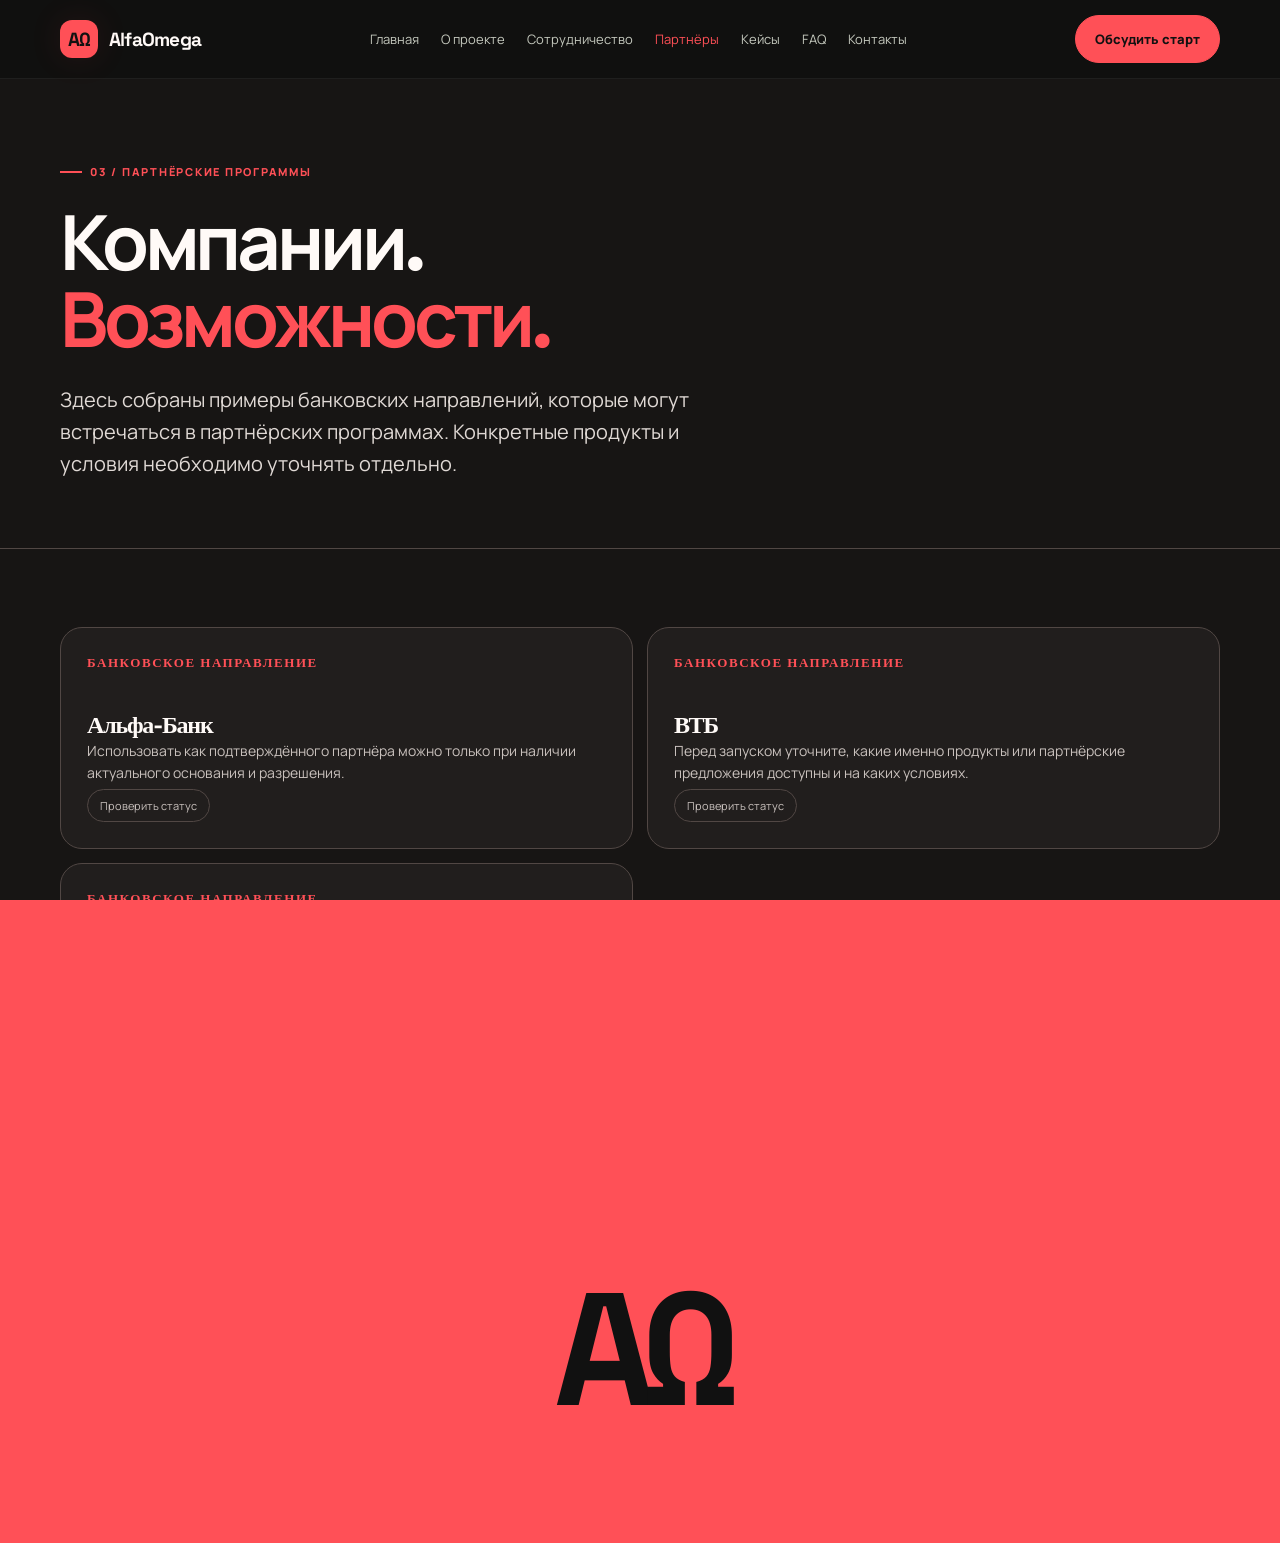
<file: partners.html>
<!doctype html><html lang="ru"><head><meta charset="utf-8"><meta name="viewport" content="width=device-width,initial-scale=1"><meta name="description" content="AlfaOmega — партнёрские программы и сотрудничество."><meta name="theme-color" content="#10110f"><title>Партнёры — AlfaOmega</title><link rel="stylesheet" href="styles.css"></head><body><div class="topbar"><div class="wrap nav"><a class="brand" href="index.html" aria-label="AlfaOmega — главная"><span class="logo">AΩ</span><span>AlfaOmega</span></a><nav class="navlinks" aria-label="Основная навигация"><a href="index.html">Главная</a><a href="about.html">О проекте</a><a href="cooperation.html">Сотрудничество</a><a href="partners.html">Партнёры</a><a href="cases.html">Кейсы</a><a href="faq.html">FAQ</a><a href="contact.html">Контакты</a></nav><a class="nav-cta" href="contact.html">Обсудить старт</a><button class="menu-toggle" aria-expanded="false" aria-label="Открыть меню">☰</button></div></div><div class="transition" aria-hidden="true"><div class="transition-mark">AΩ</div></div><main><section class="page-hero"><div class="wrap"><div class="eyebrow">03 / ПАРТНЁРСКИЕ ПРОГРАММЫ</div><h1>Компании.<br><em style="color:var(--lime)">Возможности.</em></h1><p class="lead">Здесь собраны примеры банковских направлений, которые могут встречаться в партнёрских программах. Конкретные продукты и условия необходимо уточнять отдельно.</p></div></section><section class="section"><div class="wrap grid2"><div class="card"><div class="num">БАНКОВСКОЕ НАПРАВЛЕНИЕ</div><div class="partner-wordmark">Альфа-Банк</div><p>Использовать как подтверждённого партнёра можно только при наличии актуального основания и разрешения.</p><span class="pill">Проверить статус</span></div><div class="card"><div class="num">БАНКОВСКОЕ НАПРАВЛЕНИЕ</div><div class="partner-wordmark">ВТБ</div><p>Перед запуском уточните, какие именно продукты или партнёрские предложения доступны и на каких условиях.</p><span class="pill">Проверить статус</span></div><div class="card"><div class="num">БАНКОВСКОЕ НАПРАВЛЕНИЕ</div><div class="partner-wordmark">Т-Банк</div><p>Возможное направление для изучения финансовых продуктов и партнёрских предложений. Актуальные условия необходимо проверить отдельно.</p><span class="pill">Проверить статус</span></div></div><div class="wrap" style="margin-top:24px"><p class="notice">Упоминание банков не означает наличие официального партнёрства или одобрения сайта. Перед публикацией убедитесь, что информация об актуальных предложениях верна и использование названий соответствует правилам брендов.</p><a class="btn secondary" href="contact.html">Уточнить детали сотрудничества</a></div></section></main><footer class="footer"><div class="wrap"><div class="footer-top"><a class="brand" href="index.html"><span class="logo">AΩ</span><span>AlfaOmega</span></a><div class="footer-links"><a href="about.html">О проекте</a><a href="cooperation.html">Сотрудничество</a><a href="partners.html">Партнёры</a><a href="cases.html">Кейсы</a><a href="faq.html">FAQ</a><a href="contact.html">Контакты</a><a href="https://t.me/holinmoder" target="_blank" rel="noopener">@holinmoder</a></div></div><small>© 2026 AlfaOmega. Информация о форматах сотрудничества предоставляется для ознакомления. Результаты индивидуальны и не гарантируются. Условия конкретной программы обсуждаются до начала участия.</small></div></footer><script src="script.js"></script></body></html>
</file>
<file: styles.css>
@import url('https://fonts.googleapis.com/css2?family=Manrope:wght@400;500;600;700;800&family=Space+Grotesk:wght@500;600;700&display=swap');
:root{--bg:#171514;--panel:#211e1d;--panel2:#292523;--ink:#fffaf7;--muted:#c9c1bd;--lime:#ff5057;--line:#514744;--max:1160px}
*{box-sizing:border-box}html{scroll-behavior:smooth}body{margin:0;background:var(--bg);color:var(--ink);font-family:Manrope,Arial,sans-serif;line-height:1.6}a{color:inherit;text-decoration:none}button,input,textarea,select{font:inherit}button,a{ -webkit-tap-highlight-color:transparent}.wrap{width:min(var(--max),calc(100% - 40px));margin:auto}.topbar{position:sticky;top:0;z-index:20;background:rgba(16,17,15,.88);backdrop-filter:blur(18px);border-bottom:1px solid #ffffff10}.nav{height:78px;display:flex;align-items:center;justify-content:space-between;gap:24px}.brand{display:flex;align-items:center;gap:11px;font:700 19px 'Space Grotesk',sans-serif;letter-spacing:-.04em}.logo{display:grid;place-items:center;width:38px;height:38px;border-radius:12px;background:var(--lime);color:#111;font:800 19px 'Space Grotesk';box-shadow:0 0 35px #ff4f5518}.navlinks{display:flex;align-items:center;gap:22px;color:#c4c8bd;font-size:13px}.navlinks a:hover,.navlinks a.active{color:var(--lime)}.nav-cta,.btn{display:inline-flex;align-items:center;justify-content:center;gap:10px;padding:13px 19px;border-radius:999px;background:var(--lime);color:#111;font-weight:800;font-size:13px;border:1px solid var(--lime);transition:transform .2s,background .2s}.nav-cta:hover,.btn:hover{transform:translateY(-2px);background:#ff777b}.btn.secondary{background:transparent;color:var(--ink);border-color:#51564a}.btn.secondary:hover{border-color:var(--lime);color:var(--lime)}.menu-toggle{display:none;background:none;color:white;border:1px solid var(--line);border-radius:10px;padding:9px 12px}.hero{padding:90px 0 74px;position:relative;overflow:hidden}.hero:before{content:"";position:absolute;right:-120px;top:0;width:490px;height:490px;border-radius:50%;background:radial-gradient(circle,#ff4f5518,transparent 67%);pointer-events:none}.eyebrow{display:inline-flex;align-items:center;gap:8px;color:var(--lime);font-size:11px;font-weight:800;letter-spacing:.16em;text-transform:uppercase}.eyebrow:before{content:"";width:22px;height:2px;background:var(--lime)}h1,h2,h3,p{margin-top:0}h1,h2,h3{font-family:'Space Grotesk',Manrope,sans-serif;letter-spacing:-.055em;line-height:1.02}h1{font-size:clamp(48px,8vw,94px);max-width:850px;margin:24px 0}h1 em{font-style:normal;color:var(--lime)}h2{font-size:clamp(34px,5vw,58px);margin-bottom:18px}h3{font-size:25px;margin-bottom:12px}.lead{font-size:clamp(16px,2vw,20px);color:#e0d9d5;max-width:650px}.hero-actions{display:flex;flex-wrap:wrap;gap:12px;margin:30px 0}.hero-meta{display:flex;flex-wrap:wrap;gap:20px;color:var(--muted);font-size:12px;margin-top:40px}.hero-meta span:before{content:"•";color:var(--lime);margin-right:8px}.hero-grid{display:grid;grid-template-columns:1.3fr .7fr;gap:45px;align-items:end}.visual-card{border:1px solid #414638;background:linear-gradient(145deg,#25291e,#151713 70%);border-radius:28px;padding:28px;min-height:300px;display:flex;flex-direction:column;justify-content:space-between;position:relative;overflow:hidden}.visual-card:after{content:"Ω";position:absolute;font:700 230px 'Space Grotesk';right:-10px;bottom:-78px;color:#ff4f550b}.visual-card .bigmark{font:700 80px 'Space Grotesk';color:var(--lime);line-height:1}.visual-card p{color:var(--muted);max-width:260px}.section{padding:78px 0}.section-head{display:flex;justify-content:space-between;align-items:end;gap:30px;margin-bottom:30px}.section-head p{max-width:450px;color:var(--muted);margin-bottom:0}.grid3{display:grid;grid-template-columns:repeat(3,1fr);gap:14px}.grid2{display:grid;grid-template-columns:repeat(2,1fr);gap:14px}.card{background:var(--panel);border:1px solid var(--line);border-radius:22px;padding:26px;min-height:200px;transition:transform .25s,border-color .25s}.card:hover{transform:translateY(-4px);border-color:#69734e}.card .num{color:var(--lime);font:700 13px 'Space Grotesk';letter-spacing:.12em;margin-bottom:38px}.card p{color:var(--muted);font-size:14px;margin-bottom:0}.arrow{color:var(--lime);font-size:23px}.ticker{border-top:1px solid var(--line);border-bottom:1px solid var(--line);padding:22px 0;overflow:hidden;color:#c6cbbd;font:700 13px 'Space Grotesk';letter-spacing:.12em}.ticker-in{display:flex;justify-content:space-around;gap:24px;flex-wrap:wrap}.ticker b{color:var(--lime)}.split{display:grid;grid-template-columns:.8fr 1.2fr;gap:50px;align-items:start}.quote{font:600 clamp(24px,3vw,37px)/1.25 'Space Grotesk';letter-spacing:-.04em}.quote span{color:var(--lime)}.list{list-style:none;padding:0;margin:20px 0}.list li{padding:14px 0;border-bottom:1px solid var(--line);color:#d7dbd1}.list li:before{content:"•";color:var(--lime);margin-right:12px}.page-hero{padding:76px 0 48px;border-bottom:1px solid var(--line)}.page-hero h1{font-size:clamp(43px,7vw,76px);max-width:900px}.page-hero .lead{max-width:700px}.step{display:grid;grid-template-columns:80px 1fr;gap:18px;padding:26px 0;border-bottom:1px solid var(--line)}.stepno{color:var(--lime);font:700 18px 'Space Grotesk'}.step p{color:var(--muted);margin-bottom:0}.faq-item{border-bottom:1px solid var(--line)}.faq-q{width:100%;display:flex;justify-content:space-between;gap:20px;text-align:left;background:none;color:var(--ink);border:0;padding:22px 0;font-weight:800;cursor:pointer}.faq-q span:last-child{color:var(--lime);font-size:22px}.faq-a{display:none;color:var(--muted);max-width:800px;padding:0 0 22px}.faq-item.open .faq-a{display:block}.faq-tools{display:flex;gap:10px;margin:25px 0}.faq-tools input{width:100%;background:var(--panel);border:1px solid var(--line);border-radius:14px;padding:14px 16px;color:var(--ink)}.case-stat{font:700 clamp(35px,5vw,55px) 'Space Grotesk';color:var(--lime);letter-spacing:-.06em}.notice{font-size:12px;color:var(--muted);border-left:2px solid var(--lime);padding:10px 14px}.partner-wordmark{font:700 24px 'Space Grotesk';letter-spacing:-.05em}.contact-panel{display:grid;grid-template-columns:1fr 1fr;gap:25px;background:#211e1d;color:#fffaf7;border:1px solid #514744;border-radius:28px;padding:clamp(25px,5vw,55px);box-shadow:0 18px 55px #00000020}.contact-panel .eyebrow{color:var(--lime)!important}.contact-panel p{color:#d2cbc7}.contact-panel h2,.contact-panel h3{color:#fffaf7}.contact-panel .btn{background:var(--lime);color:#171514;border-color:var(--lime)}.contact-panel .btn:hover{background:#ff7378;border-color:#ff7378}.form{display:grid;gap:13px}.form input,.form textarea,.form select{width:100%;border:1px solid #5b514d;background:#171514;color:#fffaf7;padding:14px 15px;border-radius:12px;outline:none;transition:border-color .2s,box-shadow .2s}.form input::placeholder,.form textarea::placeholder{color:#bdb4af}.form input:focus,.form textarea:focus,.form select:focus{border-color:var(--lime);box-shadow:0 0 0 3px #ff50571c}.form select option{background:#211e1d;color:#fffaf7}.form textarea{min-height:110px;resize:vertical}.footer{padding:38px 0 28px;border-top:1px solid var(--line);margin-top:65px}.footer-top{display:flex;justify-content:space-between;gap:30px;flex-wrap:wrap}.footer small{display:block;color:var(--muted);margin-top:24px}.footer-links{display:flex;gap:18px;flex-wrap:wrap;color:var(--muted);font-size:13px}.footer-links a:hover{color:var(--lime)}.transition{position:fixed;inset:0;background:var(--lime);z-index:99;display:grid;place-items:center;color:#111;pointer-events:none;transform:translateY(100%)}.transition .transition-mark{font:800 clamp(70px,16vw,160px) 'Space Grotesk';letter-spacing:-.09em}.transition.play{animation:curtain .72s cubic-bezier(.76,0,.24,1)}@keyframes curtain{0%{transform:translateY(100%)}35%{transform:translateY(0)}65%{transform:translateY(0)}100%{transform:translateY(-100%)}}.reveal{animation:rise .7s both}@keyframes rise{from{opacity:0;transform:translateY(20px)}to{opacity:1;transform:translateY(0)}}.delay1{animation-delay:.12s}.delay2{animation-delay:.22s}.delay3{animation-delay:.32s}.muted{color:var(--muted)}.pill{display:inline-block;border:1px solid var(--line);border-radius:999px;padding:7px 12px;color:var(--muted);font-size:11px;margin:4px 4px 0 0}
@media(max-width:850px){.navlinks{display:none;position:absolute;top:78px;left:0;right:0;background:#151713;padding:22px 20px 28px;flex-direction:column;align-items:flex-start;border-bottom:1px solid var(--line)}.navlinks.open{display:flex}.menu-toggle{display:block}.nav-cta{display:none}.hero-grid,.split{grid-template-columns:1fr}.visual-card{min-height:220px}.grid3{grid-template-columns:1fr 1fr}.section-head{display:block}.section-head p{margin-top:15px}.contact-panel{grid-template-columns:1fr}.hero{padding-top:65px}}
@media(max-width:560px){.wrap{width:min(var(--max),calc(100% - 28px))}.nav{height:68px}.navlinks{top:68px}.grid3,.grid2{grid-template-columns:1fr}.hero{padding:55px 0 45px}h1{font-size:49px}.section{padding:55px 0}.card{padding:22px}.card .num{margin-bottom:25px}.hero-meta{gap:12px}.step{grid-template-columns:48px 1fr}.page-hero{padding-top:55px}}
@media(prefers-reduced-motion:reduce){*,*:before,*:after{scroll-behavior:auto!important;animation-duration:.01ms!important;transition-duration:.01ms!important}}


/* Rotating visual accents inspired by the reference; lightweight CSS animation */
.orbit-wrap{display:grid;place-items:center;position:relative;min-height:190px;margin:14px 0 22px}
.orbit{width:150px;height:150px;position:relative;display:grid;place-items:center;animation:orbit-spin 14s linear infinite}
.orbit:before,.orbit:after{content:"";position:absolute;inset:0;border:1px solid #ff4f5555;border-radius:50%}
.orbit:after{inset:18px;border-style:dashed;border-color:#ff4f5588;animation:orbit-spin 9s linear infinite reverse}
.orbit-core{width:76px;height:76px;border-radius:24px;background:var(--lime);color:#111;display:grid;place-items:center;font:800 28px 'Space Grotesk';box-shadow:0 0 45px #ff4f5524;transform:rotate(-12deg)}
.orbit-dot{position:absolute;width:13px;height:13px;background:var(--lime);border:3px solid var(--bg);border-radius:50%;top:10px;left:28px;box-shadow:0 0 18px #ff4f5566}
.orbit-label{position:absolute;bottom:-2px;right:calc(50% - 104px);font:700 9px 'Space Grotesk';letter-spacing:.17em;color:var(--muted);transform:rotate(-8deg)}
@keyframes orbit-spin{to{transform:rotate(360deg)}}
.visual-card .orbit-wrap{margin:0;min-height:180px;align-self:center}
.visual-card .orbit{width:135px;height:135px}
.visual-card .orbit-core{width:68px;height:68px;font-size:24px}
@media(prefers-reduced-motion:reduce){.orbit,.orbit:after{animation:none}}


/* Cursor-reactive ambient light: follows the pointer on desktop, stays subtle on touch devices */
body::after{content:"";position:fixed;inset:0;z-index:1;pointer-events:none;background:radial-gradient(360px circle at var(--mouse-x,50%) var(--mouse-y,30%),rgba(214,255,79,.105),transparent 72%);opacity:0;transition:opacity .35s ease;mix-blend-mode:screen}
body.cursor-active::after{opacity:1}
@media(hover:none),(pointer:coarse){body::after{display:none}}


/* Cursor-responsive 3D tilt for logos and decorative icons. */
.tilt-icon{transform-style:preserve-3d;transition:transform .16s ease-out;will-change:transform;transform:perspective(500px) rotateX(var(--tilt-x,0deg)) rotateY(var(--tilt-y,0deg))}
.orbit-core.tilt-icon{transform:perspective(500px) rotate(-12deg) rotateX(var(--tilt-x,0deg)) rotateY(var(--tilt-y,0deg))}
@media(hover:none),(pointer:coarse){.tilt-icon{transition:none;will-change:auto}}
@media(prefers-reduced-motion:reduce){.tilt-icon{transition:none;transform:none!important}}

/* Case-study metrics: editorial black/coral treatment from the supplied reference. */
.results-section{background:#11100f;color:#f7f3f0;position:relative;overflow:hidden;background-image:linear-gradient(#ffffff08 1px,transparent 1px),linear-gradient(90deg,#ffffff08 1px,transparent 1px);background-size:44px 44px}
.results-section .lead{max-width:620px}.results-section h2{margin:20px 0}.results-strip{display:grid;grid-template-columns:repeat(3,1fr);gap:20px;padding:28px 0;margin:28px 0;border-top:1px solid #ffffff30;border-bottom:1px solid #ffffff30}
.results-strip>div{display:flex;flex-direction:column;gap:8px}.results-strip strong,.result-number{font:800 clamp(28px,4vw,48px)/1.05 'Space Grotesk',sans-serif;letter-spacing:-.06em;color:var(--lime);font-variant-numeric:tabular-nums}.results-strip span,.result-card p,.result-card small{font-size:12px;color:#d3cbc7}.results-grid{display:grid;grid-template-columns:repeat(2,minmax(0,1fr));gap:16px}.result-card{background:#1b1918;border-color:#3b3735;min-height:0}.result-card .num{margin-bottom:16px}.result-number{display:block;margin:0 0 12px}.result-bar{height:5px;background:#393331;border-radius:10px;margin:24px 0 18px;overflow:hidden}.result-bar span{display:block;width:var(--bar);height:100%;background:var(--lime);border-radius:10px;transform-origin:left;animation:bar-in .8s ease-out both}.result-card small{display:block;line-height:1.6}.secondary-stats{grid-template-columns:repeat(2,1fr);margin-top:18px}.results-section .notice{border-color:var(--lime);color:#d0c7c3;max-width:900px}.results-section em{font-style:normal}@keyframes bar-in{from{transform:scaleX(0)}to{transform:scaleX(1)}}
@media(max-width:600px){.results-strip{grid-template-columns:1fr;gap:22px}.results-grid{grid-template-columns:1fr}.secondary-stats{grid-template-columns:1fr}.results-section{padding:54px 0}}
@media(prefers-reduced-motion:reduce){.result-bar span{animation:none}}

/* Readability and branded first-load animation */
body{background:var(--bg);color:var(--ink)}
.card:hover{border-color:#ff777d}
.results-strip{display:grid;grid-template-columns:repeat(3,minmax(0,1fr));gap:22px;padding:25px 0;margin:22px 0;border-top:1px solid var(--line);border-bottom:1px solid var(--line)}
.results-strip>div{min-width:0}
.result-card{background:#211e1d;border-color:#514744}
.result-bar{background:#514744}
.site-loader{position:fixed;inset:0;z-index:9999;display:grid;place-items:center;background:#171514;color:#fffaf7;opacity:1;visibility:visible;transition:opacity .45s ease,visibility .45s ease}
.site-loader.is-hidden{opacity:0;visibility:hidden;pointer-events:none}
.loader-inner{display:flex;flex-direction:column;align-items:center;gap:24px}
.loader-logo{position:relative;font-family:'Space Grotesk',sans-serif;font-weight:600;letter-spacing:-.09em;line-height:.72;text-align:center;font-size:clamp(42px,8vw,68px);width:190px;padding:12px 0 17px}
.loader-logo span{display:block}
.loader-logo:after{content:'';position:absolute;left:0;right:100%;bottom:0;height:3px;background:var(--lime);animation:loader-draw 1.15s cubic-bezier(.65,0,.35,1) forwards}
.loader-caption{font-size:10px;letter-spacing:.28em;text-transform:uppercase;color:#d3cbc7}
@keyframes loader-draw{to{right:0}}
@media(max-width:600px){.results-strip{grid-template-columns:1fr 1fr;gap:20px}.results-strip>div:last-child{grid-column:1/-1}}
</file>
